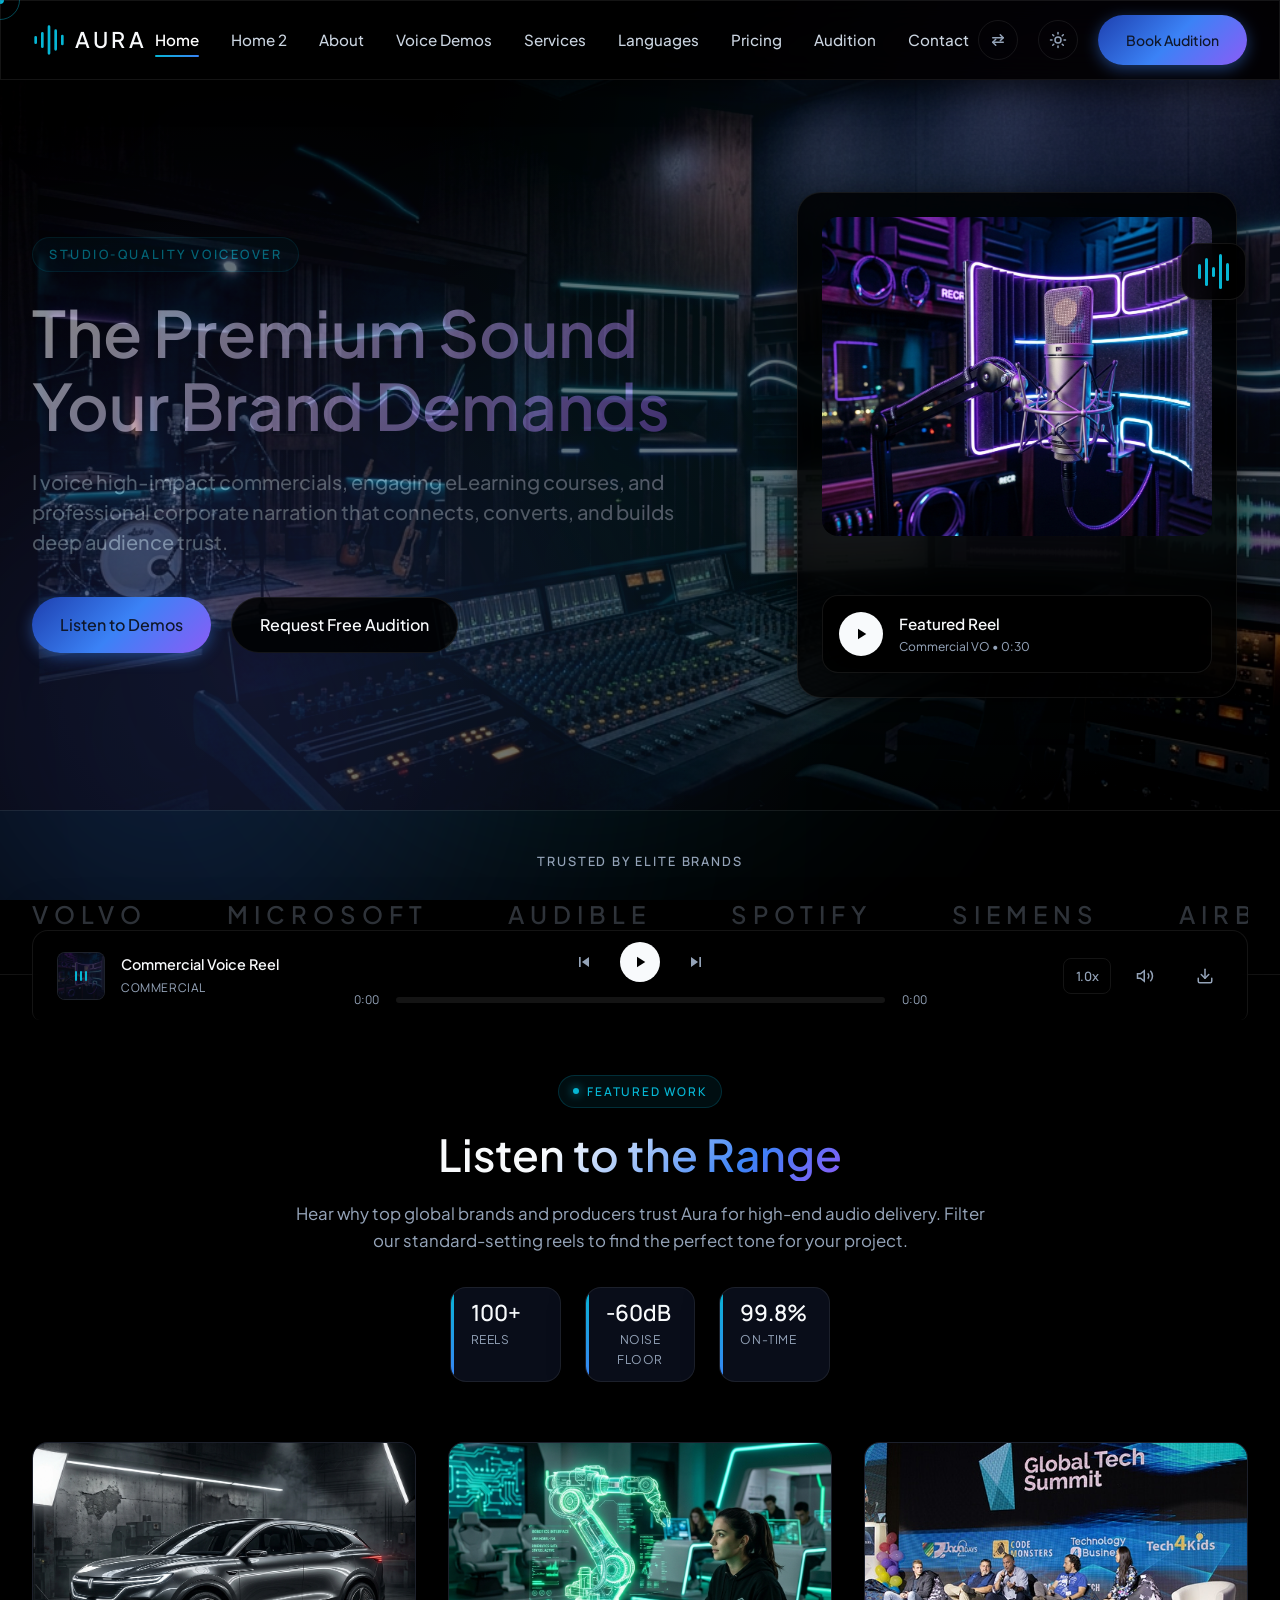
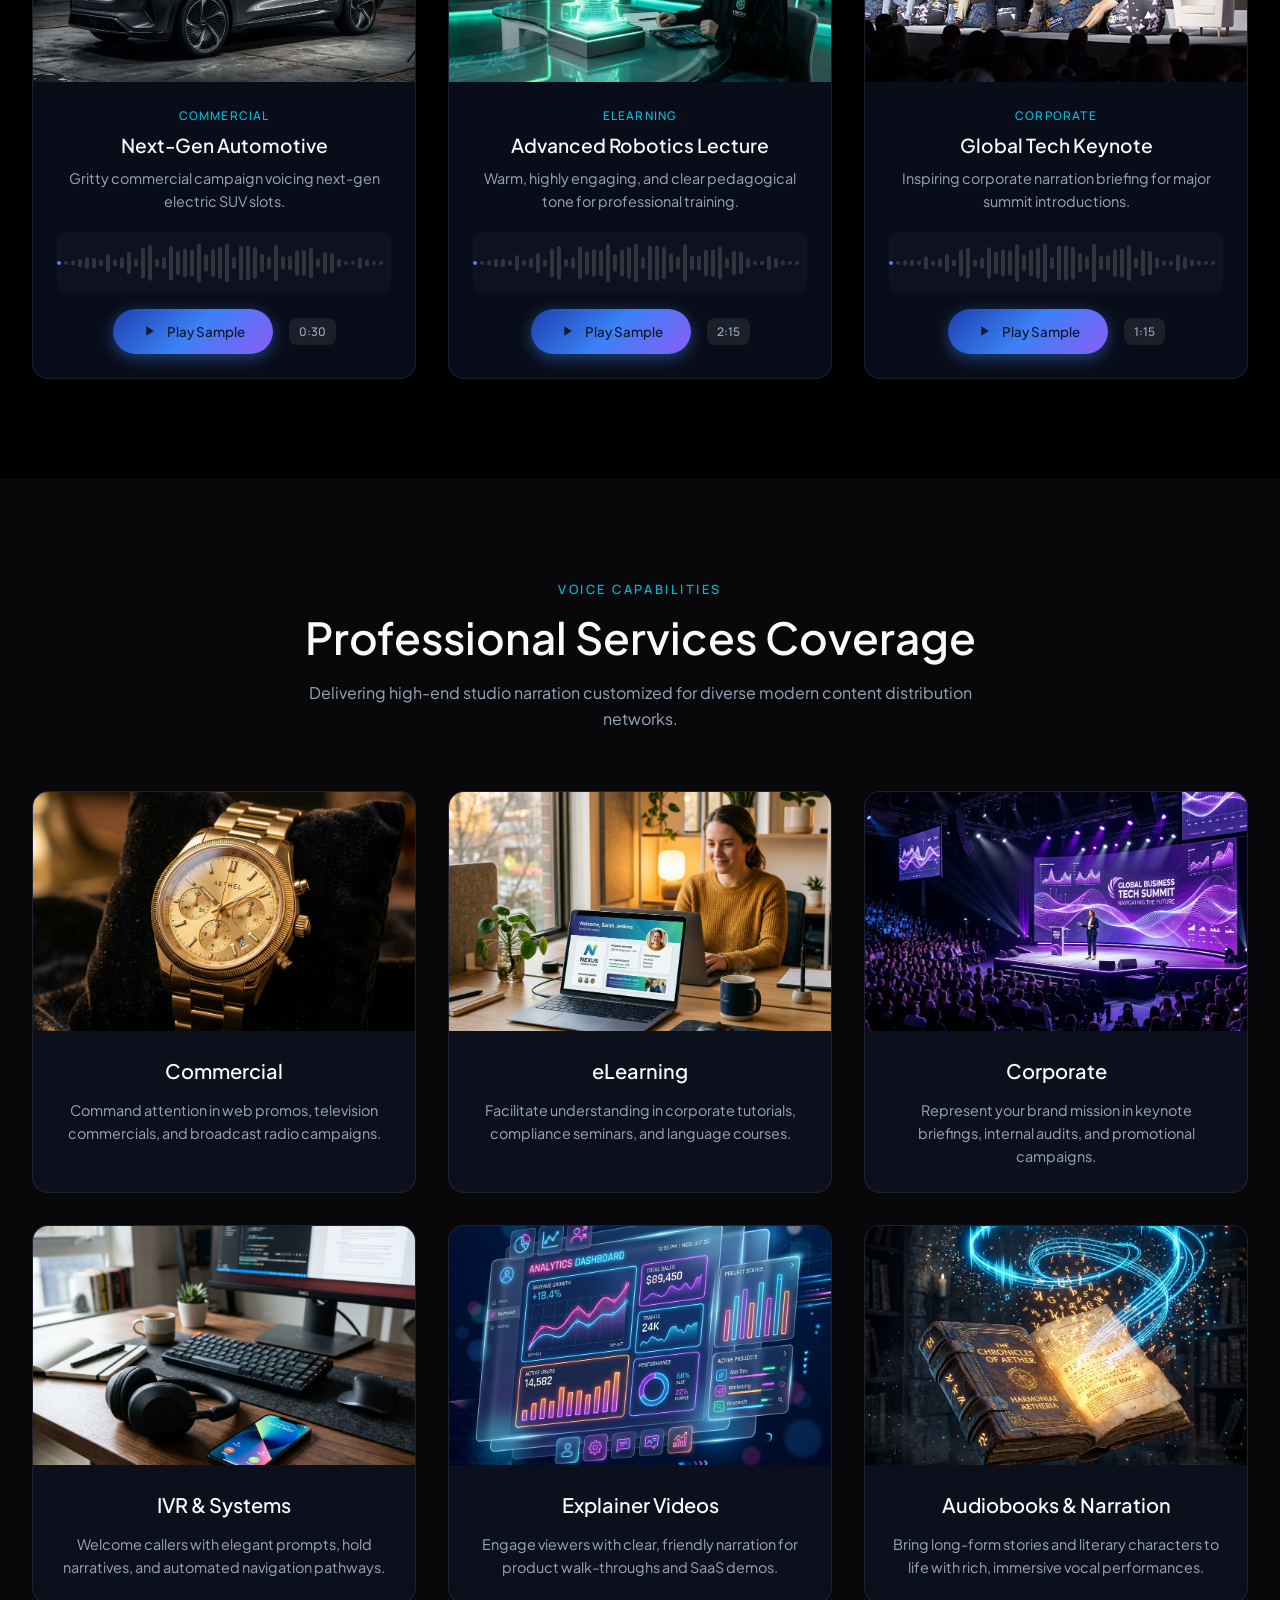
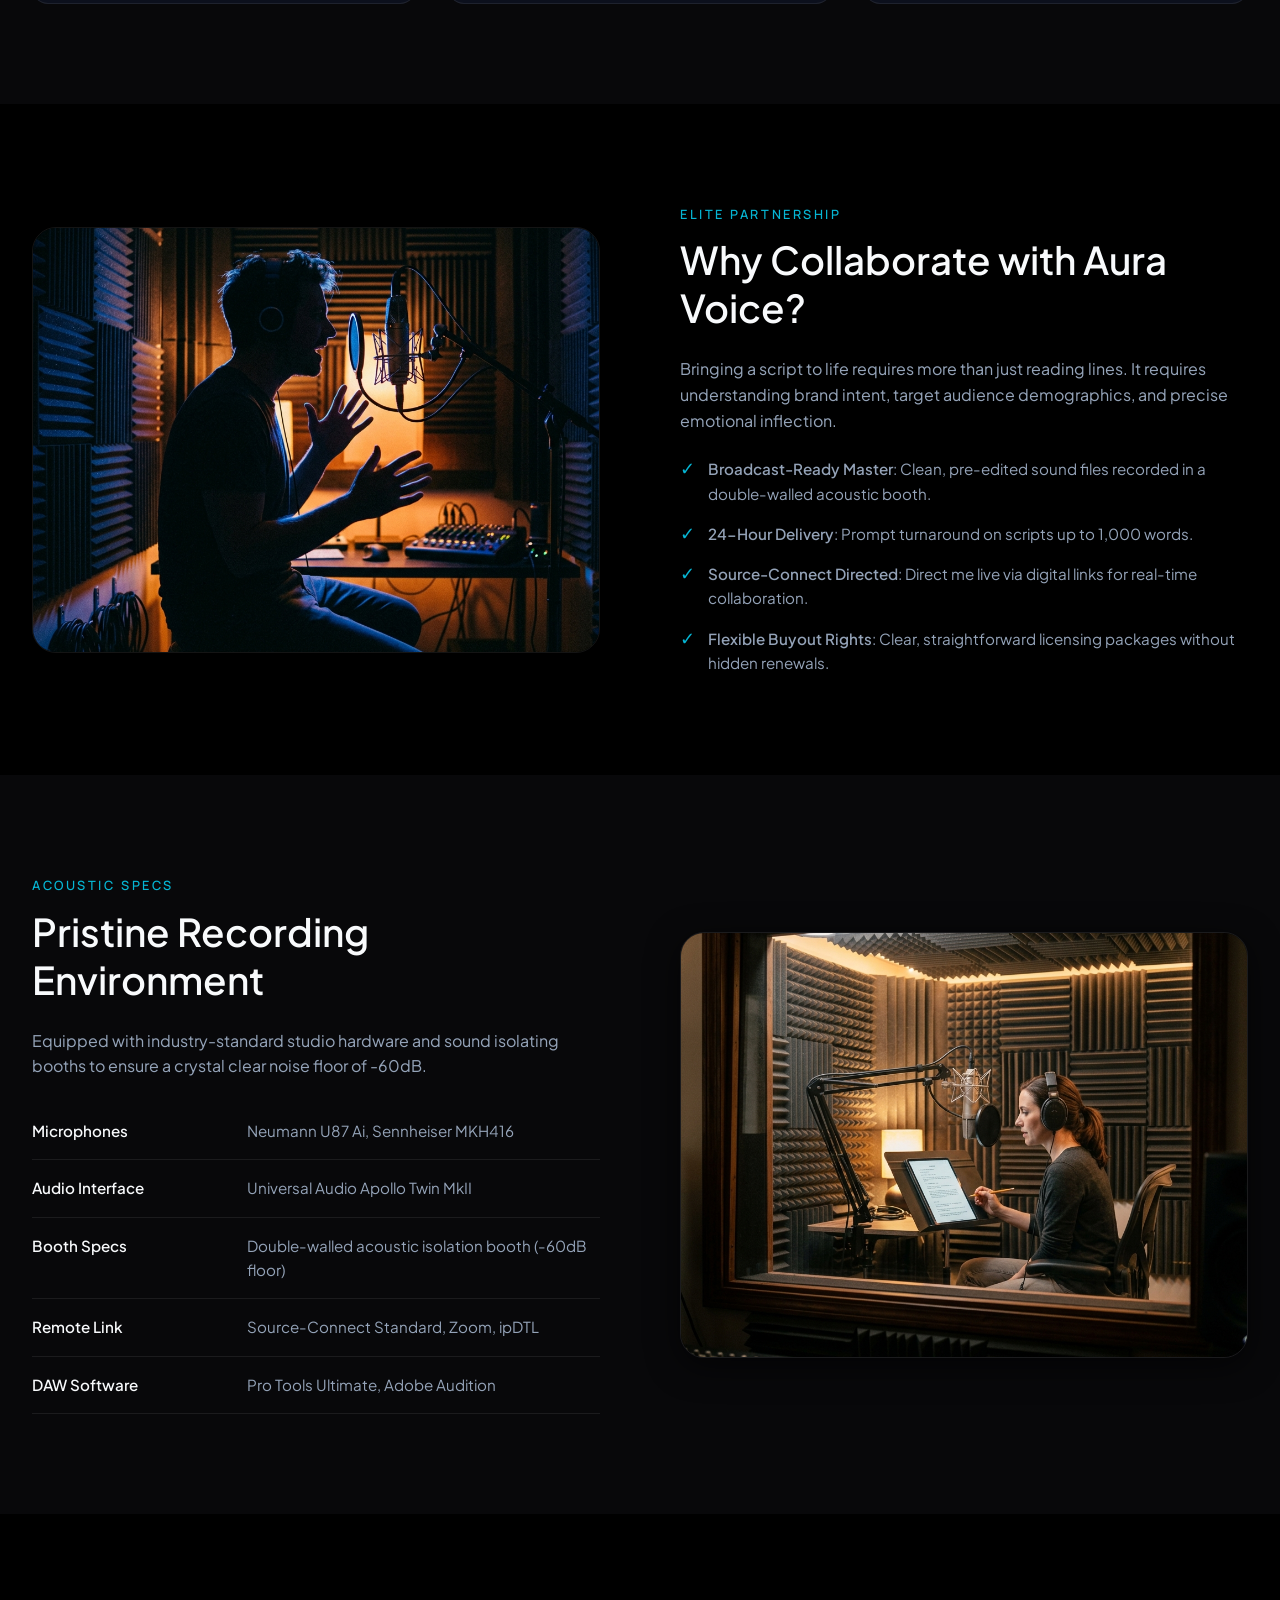
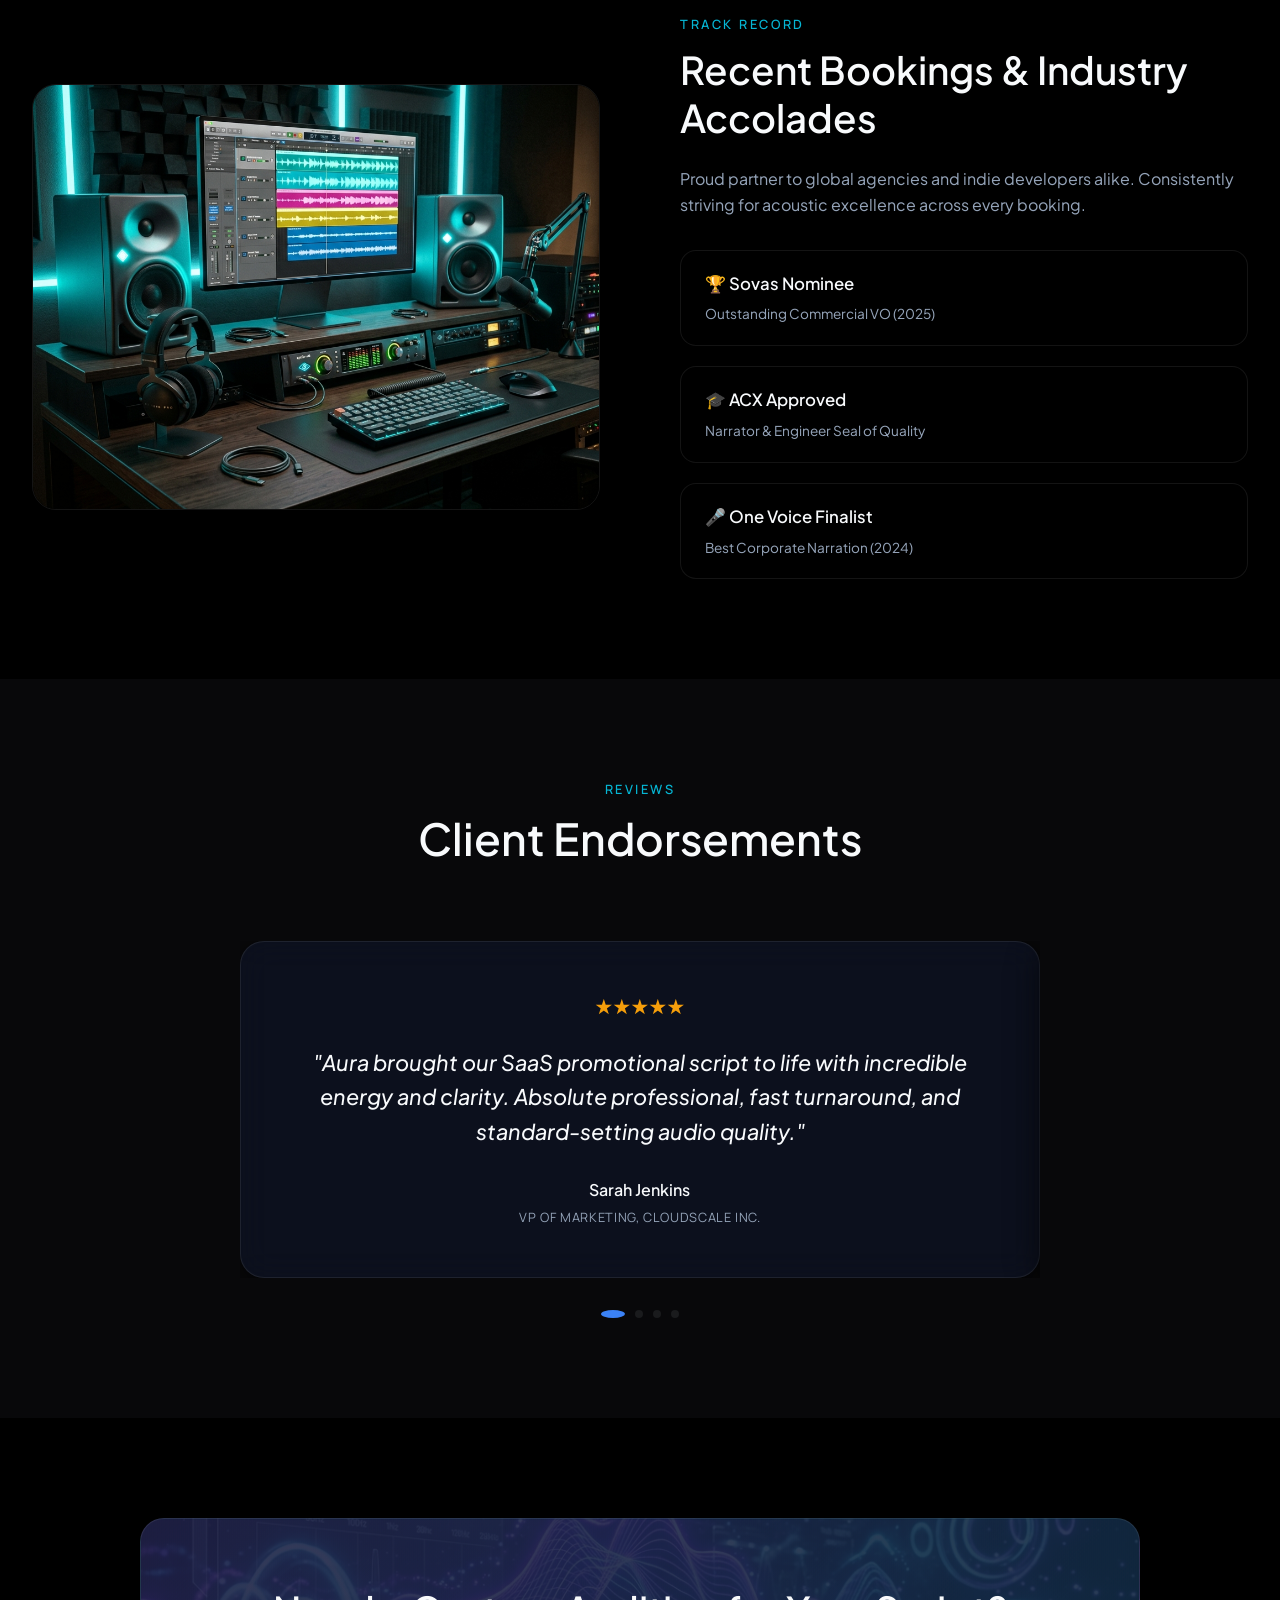
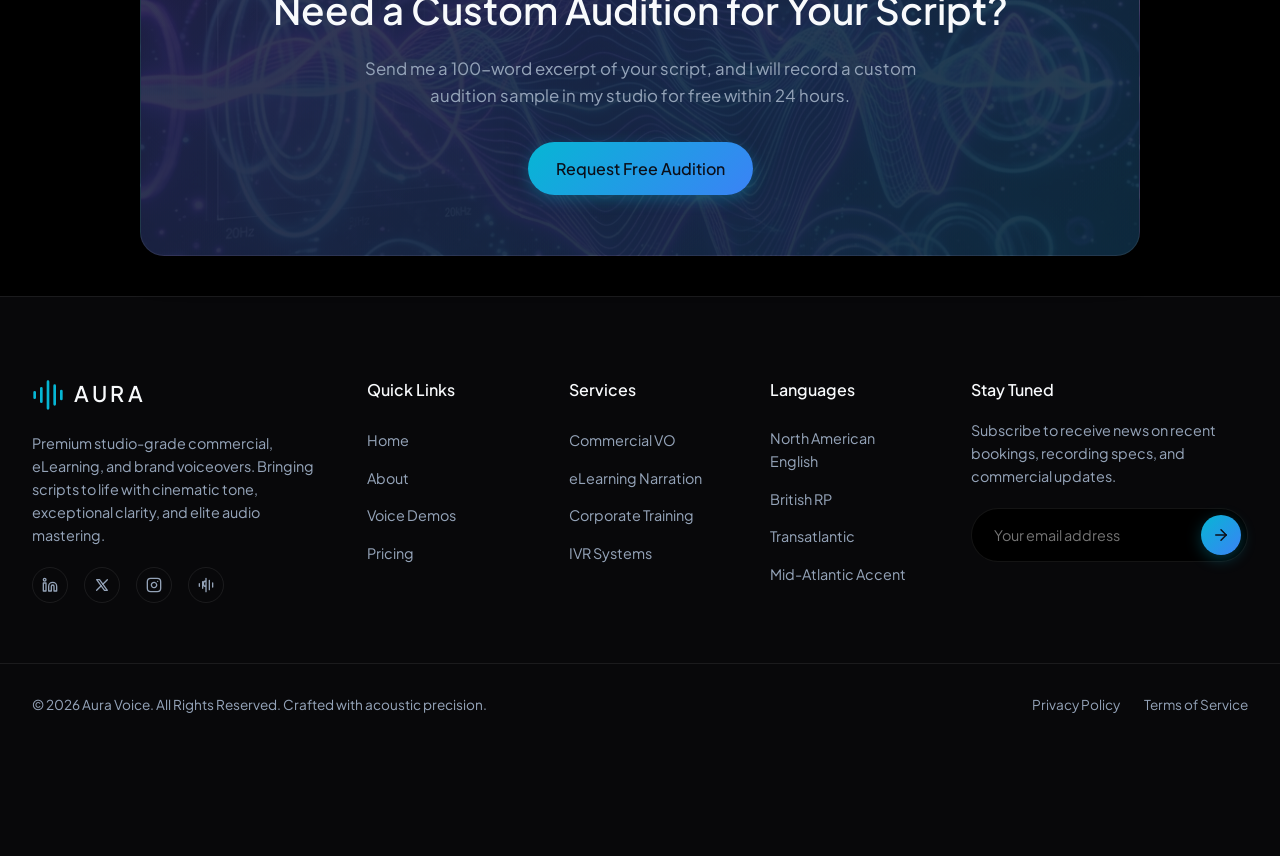
<file: index.html>
<!DOCTYPE html>
<html lang="en" data-theme="dark">

<head>
  <meta charset="UTF-8">
  <meta name="viewport" content="width=device-width, initial-scale=1.0">

  <!-- SEO Meta Tags -->
  <title>Aura Voice | Premium Voiceover Artist Portfolio (Commercial & eLearning)</title>
  <link rel="icon" type="image/png" href="favicon.png">
  <meta name="description"
    content="World-class premium voiceover portfolio of Aura Voice. Specializing in Commercial, Corporate Narration, eLearning, IVR, Explainer Videos, and Audiobooks. Studio-quality sound, fast delivery, and multiple accent capabilities.">
  <meta name="keywords"
    content="voiceover artist, commercial voice, elearning narration, corporate voiceover, audiobook reader, IVR voice, brand voice, voice actor, professional recording studio">

  <!-- Open Graph / Facebook -->
  <meta property="og:type" content="website">
  <meta property="og:title" content="Aura Voice | Premium Voiceover Artist Portfolio">
  <meta property="og:description"
    content="Discover world-class, studio-quality commercial and corporate voiceover narration. Fast turnaround, pristine acoustic delivery.">
  <meta property="og:image" content="assets/images/studio_mic.png">

  <!-- Twitter -->
  <meta property="twitter:card" content="summary_large_image">
  <meta property="twitter:title" content="Aura Voice | Premium Voiceover Artist Portfolio">
  <meta property="twitter:description"
    content="Discover world-class, studio-quality commercial and corporate voiceover narration. Fast turnaround, pristine acoustic delivery.">
  <meta property="twitter:image" content="assets/images/studio_mic.png">

  <!-- Google Fonts -->
  <link rel="preconnect" href="https://fonts.googleapis.com">
  <link rel="preconnect" href="https://fonts.gstatic.com" crossorigin>
  <link
    href="https://fonts.googleapis.com/css2?family=Plus+Jakarta+Sans:ital,wght@0,300;0,400;0,500;0,600;1,400&family=Manrope:wght@300;400;500;600&display=swap"
    rel="stylesheet">

  <!-- Stylesheets -->
  <link rel="stylesheet" href="css/main.css?v=2">
  <link rel="stylesheet" href="css/components.css?v=2">
  <link rel="stylesheet" href="css/views/home.css?v=2">
  <link rel="stylesheet" href="css/views/about.css?v=2">
  <link rel="stylesheet" href="css/views/demos.css?v=2">
  <link rel="stylesheet" href="css/views/services.css?v=2">
  <link rel="stylesheet" href="css/views/languages.css?v=2">
  <link rel="stylesheet" href="css/views/pricing.css?v=2">
  <link rel="stylesheet" href="css/views/audition.css?v=2">
  <link rel="stylesheet" href="css/views/contact.css?v=2">
</head>

<body>

  <!-- Custom Cursor -->
  <div class="custom-cursor" id="custom-cursor"></div>
  <div class="custom-cursor-glow" id="custom-cursor-glow"></div>

  <!-- Soundwave Loader Screen -->
  <div class="loading-screen" id="loading-screen">
    <div class="loader-content">
      <div class="loader-mic">
        <svg xmlns="http://www.w3.org/2000/svg" viewBox="0 0 24 24" fill="none" stroke="currentColor" stroke-width="1.5"
          stroke-linecap="round" stroke-linejoin="round">
          <path d="M12 2a3 3 0 0 0-3 3v7a3 3 0 0 0 6 0V5a3 3 0 0 0-3-3Z" />
          <path d="M19 10v1a7 7 0 0 1-14 0v-1" />
          <line x1="12" x2="12" y1="19" y2="22" />
        </svg>
      </div>
      <div class="loader-wave">
        <span class="bar"></span>
        <span class="bar"></span>
        <span class="bar"></span>
        <span class="bar"></span>
        <span class="bar"></span>
        <span class="bar"></span>
        <span class="bar"></span>
      </div>
      <p class="loader-text">Aura Voice Production</p>
    </div>
  </div>

  <!-- Background Decorative Aurora Blobs -->
  <div class="bg-blobs">
    <div class="blob blob-1"></div>
    <div class="blob blob-2"></div>
    <div class="blob blob-3"></div>
  </div>

  <!-- Global Header Navigation -->
  <header class="global-header frosted" id="global-header">
    <div class="nav-container">
      <a href="#home" class="brand-logo" id="brand-logo" aria-label="Aura Voice Home">
        <span class="logo-icon">
          <svg viewBox="0 0 24 24" fill="none" stroke="currentColor" stroke-width="2" stroke-linecap="round"
            stroke-linejoin="round">
            <path d="M12 2v20M17 5v14M22 9v6M7 7v10M2 10v4" />
          </svg>
        </span>
        <span class="logo-text">AURA</span>
      </a>

      <!-- Desktop Nav Menu -->
      <nav class="desktop-nav" aria-label="Main Navigation">
        <ul class="nav-list">
          <li><a href="#home" class="nav-link active" data-link="home">Home</a></li>
          <li><a href="#home2" class="nav-link" data-link="home2">Home 2</a></li>
          <li><a href="#about" class="nav-link" data-link="about">About</a></li>
          <li><a href="#demos" class="nav-link" data-link="demos">Voice Demos</a></li>
          <li><a href="#services" class="nav-link" data-link="services">Services</a></li>
          <li><a href="#languages" class="nav-link" data-link="languages">Languages</a></li>
          <li><a href="#pricing" class="nav-link" data-link="pricing">Pricing</a></li>
          <li><a href="#audition" class="nav-link" data-link="audition">Audition</a></li>
          <li><a href="#contact" class="nav-link" data-link="contact">Contact</a></li>
        </ul>
      </nav>

      <!-- Nav Right Controls -->
      <div class="nav-controls">
        <!-- RTL Toggle -->
        <button class="rtl-toggle-btn" id="rtl-toggle-btn" aria-label="Toggle text direction">
          <svg class="rtl-icon-ltr" xmlns="http://www.w3.org/2000/svg" viewBox="0 0 24 24" fill="none" stroke="currentColor" stroke-width="2" stroke-linecap="round" stroke-linejoin="round">
            <line x1="5" y1="9" x2="19" y2="9" stroke-linecap="round" />
            <polyline points="15 5 19 9 15 13" />
            <line x1="19" y1="15" x2="5" y2="15" stroke-linecap="round" />
            <polyline points="9 11 5 15 9 19" />
          </svg>
          <svg class="rtl-icon-rtl" xmlns="http://www.w3.org/2000/svg" viewBox="0 0 24 24" fill="none" stroke="currentColor" stroke-width="2" stroke-linecap="round" stroke-linejoin="round">
            <line x1="19" y1="9" x2="5" y2="9" stroke-linecap="round" />
            <polyline points="9 5 5 9 9 13" />
            <line x1="5" y1="15" x2="19" y2="15" stroke-linecap="round" />
            <polyline points="15 11 19 15 15 19" />
          </svg>
        </button>

        <!-- Theme Toggle -->
        <button class="theme-toggle-btn" id="theme-toggle-btn" aria-label="Toggle light and dark mode">
          <svg class="sun-icon" xmlns="http://www.w3.org/2000/svg" viewBox="0 0 24 24" fill="none" stroke="currentColor"
            stroke-width="2" stroke-linecap="round" stroke-linejoin="round">
            <circle cx="12" cy="12" r="4" />
            <path
              d="M12 2v2M12 20v2M4.93 4.93l1.41 1.41M17.66 17.66l1.41 1.41M2 12h2M20 12h2M6.34 17.66l-1.41 1.41M19.07 4.93l-1.41 1.41" />
          </svg>
          <svg class="moon-icon" xmlns="http://www.w3.org/2000/svg" viewBox="0 0 24 24" fill="none"
            stroke="currentColor" stroke-width="2" stroke-linecap="round" stroke-linejoin="round">
            <path d="M12 3a6 6 0 0 0 9 9 9 9 0 1 1-9-9Z" />
          </svg>
        </button>

        <!-- CTA Audition Button -->
        <a href="#audition" class="btn btn-primary btn-nav-cta">Book Audition</a>

        <!-- Hamburger Icon -->
        <button class="hamburger-menu" id="hamburger-menu" aria-label="Open mobile menu" aria-expanded="false"
          aria-controls="mobile-drawer">
          <span class="hamburger-line line-top"></span>
          <span class="hamburger-line line-mid"></span>
          <span class="hamburger-line line-bot"></span>
        </button>
      </div>
    </div>
  </header>

  <!-- Mobile Drawer Menu -->
  <div class="mobile-drawer frosted" id="mobile-drawer" role="dialog" aria-modal="true" aria-label="Mobile Navigation">
    <div class="drawer-header">
      <a href="#home" class="brand-logo mobile-logo">
        <span class="logo-icon">
          <svg viewBox="0 0 24 24" fill="none" stroke="currentColor" stroke-width="2" stroke-linecap="round"
            stroke-linejoin="round">
            <path d="M12 2v20M17 5v14M22 9v6M7 7v10M2 10v4" />
          </svg>
        </span>
        <span class="logo-text">AURA</span>
      </a>
      <button class="drawer-close" id="drawer-close" aria-label="Close mobile menu">
        <svg xmlns="http://www.w3.org/2000/svg" viewBox="0 0 24 24" fill="none" stroke="currentColor" stroke-width="2"
          stroke-linecap="round" stroke-linejoin="round">
          <line x1="18" y1="6" x2="6" y2="18" />
          <line x1="6" y1="6" x2="18" y2="18" />
        </svg>
      </button>
    </div>
    <nav class="mobile-nav" aria-label="Mobile Main Navigation">
      <ul class="mobile-nav-list">
        <li><a href="#home" class="mobile-nav-link" data-link="home">Home</a></li>
        <li><a href="#home2" class="mobile-nav-link" data-link="home2">Home 2</a></li>
        <li><a href="#about" class="mobile-nav-link" data-link="about">About</a></li>
        <li><a href="#demos" class="mobile-nav-link" data-link="demos">Voice Demos</a></li>
        <li><a href="#services" class="mobile-nav-link" data-link="services">Services</a></li>
        <li><a href="#languages" class="mobile-nav-link" data-link="languages">Languages & Accents</a></li>
        <li><a href="#pricing" class="mobile-nav-link" data-link="pricing">Pricing</a></li>
        <li><a href="#audition" class="mobile-nav-link" data-link="audition">Audition Request</a></li>
        <li><a href="#contact" class="mobile-nav-link" data-link="contact">Contact</a></li>
      </ul>
    </nav>
    <div class="drawer-footer">
      <a href="#audition" class="btn btn-primary w-full text-center">Request Free Audition</a>
      <div class="drawer-socials">
        <a href="#" aria-label="LinkedIn"><svg viewBox="0 0 24 24" fill="none" stroke="currentColor" stroke-width="2"
            class="social-icon">
            <path d="M16 8a6 6 0 0 1 6 6v7h-4v-7a2 2 0 0 0-2-2 2 2 0 0 0-2 2v7h-4v-7a6 6 0 0 1 6-6z" />
            <rect x="2" y="9" width="4" height="12" />
            <circle cx="4" cy="4" r="2" />
          </svg></a>
        <a href="#" aria-label="Twitter"><svg viewBox="0 0 24 24" fill="none" stroke="currentColor" stroke-width="2"
            class="social-icon">
            <path
              d="M23 3a10.9 10.9 0 0 1-3.14 1.53 4.48 4.48 0 0 0-7.86 3v1A10.66 10.66 0 0 1 3 4s-4 9 5 13a11.64 11.64 0 0 1-7 2c9 5 20 0 20-11.5a4.5 4.5 0 0 0-.08-.83A7.72 7.72 0 0 0 23 3z" />
          </svg></a>
        <a href="#" aria-label="Instagram"><svg viewBox="0 0 24 24" fill="none" stroke="currentColor" stroke-width="2"
            class="social-icon">
            <rect x="2" y="2" width="20" height="20" rx="5" ry="5" />
            <path d="M16 11.37A4 4 0 1 1 12.63 8 4 4 0 0 1 16 11.37z" />
            <line x1="17.5" y1="6.5" x2="17.51" y2="6.5" />
          </svg></a>
      </div>
    </div>
  </div>

  <!-- SPA Core Main Container (Views injected here) -->
  <main id="app-view" class="view-transition-container"></main>

  <!-- Global Footer -->
  <footer class="global-footer">
    <div class="footer-container">

      <!-- Footer Brand Info -->
      <div class="footer-brand">
        <a href="#home" class="brand-logo footer-logo">
          <span class="logo-icon">
            <svg viewBox="0 0 24 24" fill="none" stroke="currentColor" stroke-width="2" stroke-linecap="round"
              stroke-linejoin="round">
              <path d="M12 2v20M17 5v14M22 9v6M7 7v10M2 10v4" />
            </svg>
          </span>
          <span class="logo-text">AURA</span>
        </a>
        <p class="footer-desc">Premium studio-grade commercial, eLearning, and brand voiceovers. Bringing scripts to
          life with cinematic tone, exceptional clarity, and elite audio mastering.</p>

        <!-- Socials -->
        <div class="footer-socials">
          <a href="#" aria-label="LinkedIn" class="social-link">
            <svg viewBox="0 0 24 24" fill="none" stroke="currentColor" stroke-width="2" stroke-linecap="round"
              stroke-linejoin="round">
              <path d="M16 8a6 6 0 0 1 6 6v7h-4v-7a2 2 0 0 0-2-2 2 2 0 0 0-2 2v7h-4v-7a6 6 0 0 1 6-6z" />
              <rect x="2" y="9" width="4" height="12" />
              <circle cx="4" cy="4" r="2" />
            </svg>
          </a>
          <a href="#" aria-label="X (formerly Twitter)" class="social-link">
            <svg viewBox="0 0 24 24" fill="none" stroke="currentColor" stroke-width="2" stroke-linecap="round"
              stroke-linejoin="round">
              <path d="M4 4l11.733 16h4.267l-11.733 -16z" />
              <path d="M4 20l6.768 -6.768m2.46 -2.46l6.772 -6.772" />
            </svg>
          </a>
          <a href="#" aria-label="Instagram" class="social-link">
            <svg viewBox="0 0 24 24" fill="none" stroke="currentColor" stroke-width="2" stroke-linecap="round"
              stroke-linejoin="round">
              <rect x="2" y="2" width="20" height="20" rx="5" ry="5" />
              <path d="M16 11.37A4 4 0 1 1 12.63 8 4 4 0 0 1 16 11.37z" />
              <line x1="17.5" y1="6.5" x2="17.51" y2="6.5" />
            </svg>
          </a>
          <a href="#" aria-label="SoundCloud" class="social-link">
            <svg viewBox="0 0 24 24" fill="none" stroke="currentColor" stroke-width="2" stroke-linecap="round"
              stroke-linejoin="round">
              <path d="M12 2v20M17 5v14M22 9v6M7 7v10M2 10v4M12 6c-2 0-4 1.5-4 4s2 4 4 4" />
            </svg>
          </a>
        </div>
      </div>

      <div class="footer-col">
        <h3>Quick Links</h3>
        <ul>
          <li><a href="#home">Home</a></li>
          <li><a href="#about">About</a></li>
          <li><a href="#demos">Voice Demos</a></li>
          <li><a href="#pricing">Pricing</a></li>
        </ul>
      </div>
      <div class="footer-col">
        <h3>Services</h3>
        <ul>
          <li><a href="#services">Commercial VO</a></li>
          <li><a href="#services">eLearning Narration</a></li>
          <li><a href="#services">Corporate Training</a></li>
          <li><a href="#services">IVR Systems</a></li>
        </ul>
      </div>
      <div class="footer-col">
        <h3>Languages</h3>
        <ul>
          <li><a href="#languages">North American English</a></li>
          <li><a href="#languages">British RP</a></li>
          <li><a href="#languages">Transatlantic</a></li>
          <li><a href="#languages">Mid-Atlantic Accent</a></li>
        </ul>
      </div>

      <!-- Footer Newsletter -->
      <div class="footer-newsletter">
        <h3>Stay Tuned</h3>
        <p>Subscribe to receive news on recent bookings, recording specs, and commercial updates.</p>
        <form class="newsletter-form" id="newsletter-form" novalidate>
          <div class="form-group-inline">
            <input type="email" placeholder="Your email address" aria-label="Email address" required>
            <button type="submit" class="btn btn-accent btn-icon" aria-label="Subscribe">
              <svg viewBox="0 0 24 24" fill="none" stroke="currentColor" stroke-width="2" stroke-linecap="round"
                stroke-linejoin="round" class="btn-arrow">
                <line x1="5" y1="12" x2="19" y2="12" />
                <polyline points="12 5 19 12 12 19" />
              </svg>
            </button>
          </div>
          <span class="validation-message" id="newsletter-validation"></span>
        </form>
      </div>
    </div>

    <!-- Footer Copyright -->
    <div class="footer-bottom">
      <p>&copy; 2026 Aura Voice. All Rights Reserved. Crafted with acoustic precision.</p>
      <div class="footer-bottom-links">
        <a href="#">Privacy Policy</a>
        <a href="#">Terms of Service</a>
      </div>
    </div>
  </footer>

  <!-- Persistent Global Audio Player -->
  <div class="global-audio-player frosted" id="global-audio-player">

    <!-- Left: Track Details -->
    <div class="player-track-info">
      <div class="player-cover">
        <img id="player-track-image" src="assets/images/studio_mic.png" alt="Cover Art">
        <div class="sound-wave-mini playing" id="player-mini-wave">
          <span></span><span></span><span></span>
        </div>
      </div>
      <div class="player-metadata">
        <h4 id="player-track-title">Commercial Voice Reel</h4>
        <p id="player-track-category">Commercial</p>
      </div>
    </div>

    <!-- Center: Playback Controls & Wave Visualizer -->
    <div class="player-controls-container">
      <div class="player-action-buttons">
        <button id="player-btn-prev" class="btn-player-icon" aria-label="Previous Demo">
          <svg viewBox="0 0 24 24" fill="currentColor">
            <path d="M6 6h2v12H6zm3.5 6l8.5 6V6z" />
          </svg>
        </button>
        <button id="player-btn-play" class="btn-player-play" aria-label="Play">
          <svg class="play-svg" viewBox="0 0 24 24" fill="currentColor">
            <path d="M8 5v14l11-7z" />
          </svg>
          <svg class="pause-svg hidden" viewBox="0 0 24 24" fill="currentColor">
            <path d="M6 19h4V5H6v14zm8-14v14h4V5h-4z" />
          </svg>
        </button>
        <button id="player-btn-next" class="btn-player-icon" aria-label="Next Demo">
          <svg viewBox="0 0 24 24" fill="currentColor">
            <path d="M6 18l8.5-6L6 6v12zM16 6v12h2V6h-2z" />
          </svg>
        </button>
      </div>

      <!-- Audio Progress and Real-time Frequency Spectrum Visualizer -->
      <div class="player-progress-area">
        <span class="player-time" id="player-time-current">0:00</span>
        <div class="player-timeline" id="player-timeline">
          <div class="player-progress-bar" id="player-progress-bar">
            <div class="player-progress-handle"></div>
          </div>
          <!-- Canvas Web Audio Spectrum Visualizer background overlay -->
          <canvas class="player-analyzer-canvas" id="player-analyzer-canvas"></canvas>
        </div>
        <span class="player-time" id="player-time-duration">0:00</span>
      </div>
    </div>

    <!-- Right: Options (Speed, Volume, Download) -->
    <div class="player-options-container">

      <!-- Speed selector -->
      <div class="player-speed-control">
        <button id="player-speed-btn" class="player-opt-btn" aria-label="Playback speed">1.0x</button>
        <div class="player-speed-dropdown frosted hidden" id="player-speed-dropdown">
          <button data-speed="0.75">0.75x</button>
          <button data-speed="1.0" class="active">1.0x</button>
          <button data-speed="1.25">1.25x</button>
          <button data-speed="1.5">1.5x</button>
          <button data-speed="2.0">2.0x</button>
        </div>
      </div>

      <!-- Volume -->
      <div class="player-volume-control">
        <button id="player-volume-btn" class="player-opt-btn" aria-label="Mute/Unmute">
          <svg class="vol-icon-high" viewBox="0 0 24 24" fill="none" stroke="currentColor" stroke-width="2">
            <polygon points="11 5 6 9 2 9 2 15 6 15 11 19 11 5" />
            <path d="M19.07 4.93a10 10 0 0 1 0 14.14M15.54 8.46a5 5 0 0 1 0 7.07" />
          </svg>
          <svg class="vol-icon-mute hidden" viewBox="0 0 24 24" fill="none" stroke="currentColor" stroke-width="2">
            <polygon points="11 5 6 9 2 9 2 15 6 15 11 19 11 5" />
            <line x1="23" y1="9" x2="17" y2="15" />
            <line x1="17" y1="9" x2="23" y2="15" />
          </svg>
        </button>
        <div class="player-volume-slider-wrapper">
          <input type="range" id="player-volume-slider" min="0" max="1" step="0.05" value="0.8"
            aria-label="Volume slider">
        </div>
      </div>

      <!-- Download button -->
      <a href="#" id="player-download-btn" class="player-opt-btn" download aria-label="Download current demo">
        <svg viewBox="0 0 24 24" fill="none" stroke="currentColor" stroke-width="2" stroke-linecap="round"
          stroke-linejoin="round">
          <path d="M21 15v4a2 2 0 0 1-2 2H5a2 2 0 0 1-2-2v-4" />
          <polyline points="7 10 12 15 17 10" />
          <line x1="12" y1="15" x2="12" y2="3" />
        </svg>
      </a>
    </div>

  </div>

  <!-- Audio Node (Hidden HTML5 Audio element) -->
  <audio id="global-html5-audio" preload="auto"></audio>

  <!-- Floating Scroll to Top Button -->
  <button class="scroll-top-btn" id="scroll-top-btn" aria-label="Scroll to top">
    <svg xmlns="http://www.w3.org/2000/svg" viewBox="0 0 24 24" fill="none" stroke="currentColor" stroke-width="2.5"
      stroke-linecap="round" stroke-linejoin="round">
      <polyline points="18 15 12 9 6 15"></polyline>
    </svg>
  </button>

  <!-- Notification Popup (for form submission, actions) -->
  <div class="notification-toast frosted" id="notification-toast">
    <div class="toast-content">
      <div class="toast-icon">
        <svg viewBox="0 0 24 24" fill="none" stroke="currentColor" stroke-width="2">
          <polyline points="20 6 9 17 4 12" />
        </svg>
      </div>
      <p class="toast-message">Success message here</p>
    </div>
  </div>

  <!-- App Core JavaScripts -->
  <script src="js/data.js"></script>
  <script src="js/audio.js"></script>
  <script src="js/views.js"></script>
  <script src="js/router.js"></script>
  <script src="js/app.js"></script>
</body>

</html>
</file>
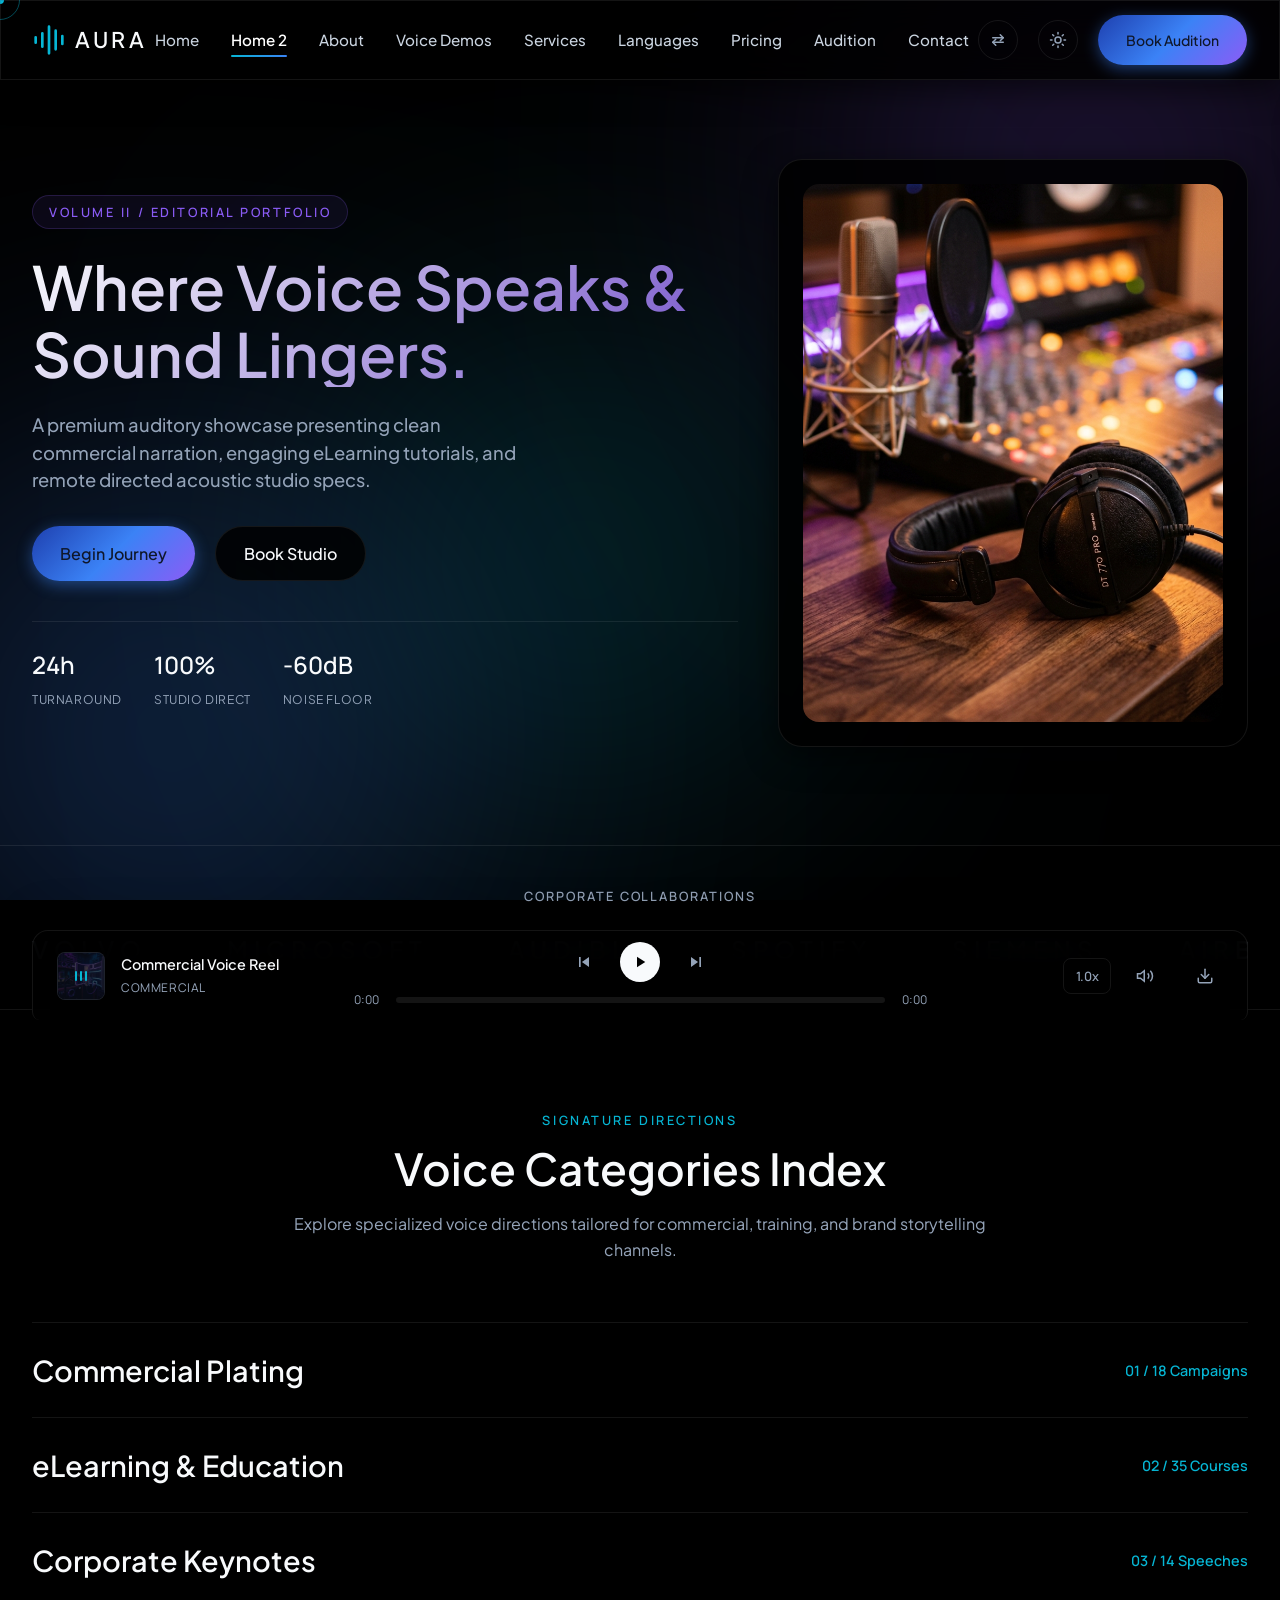
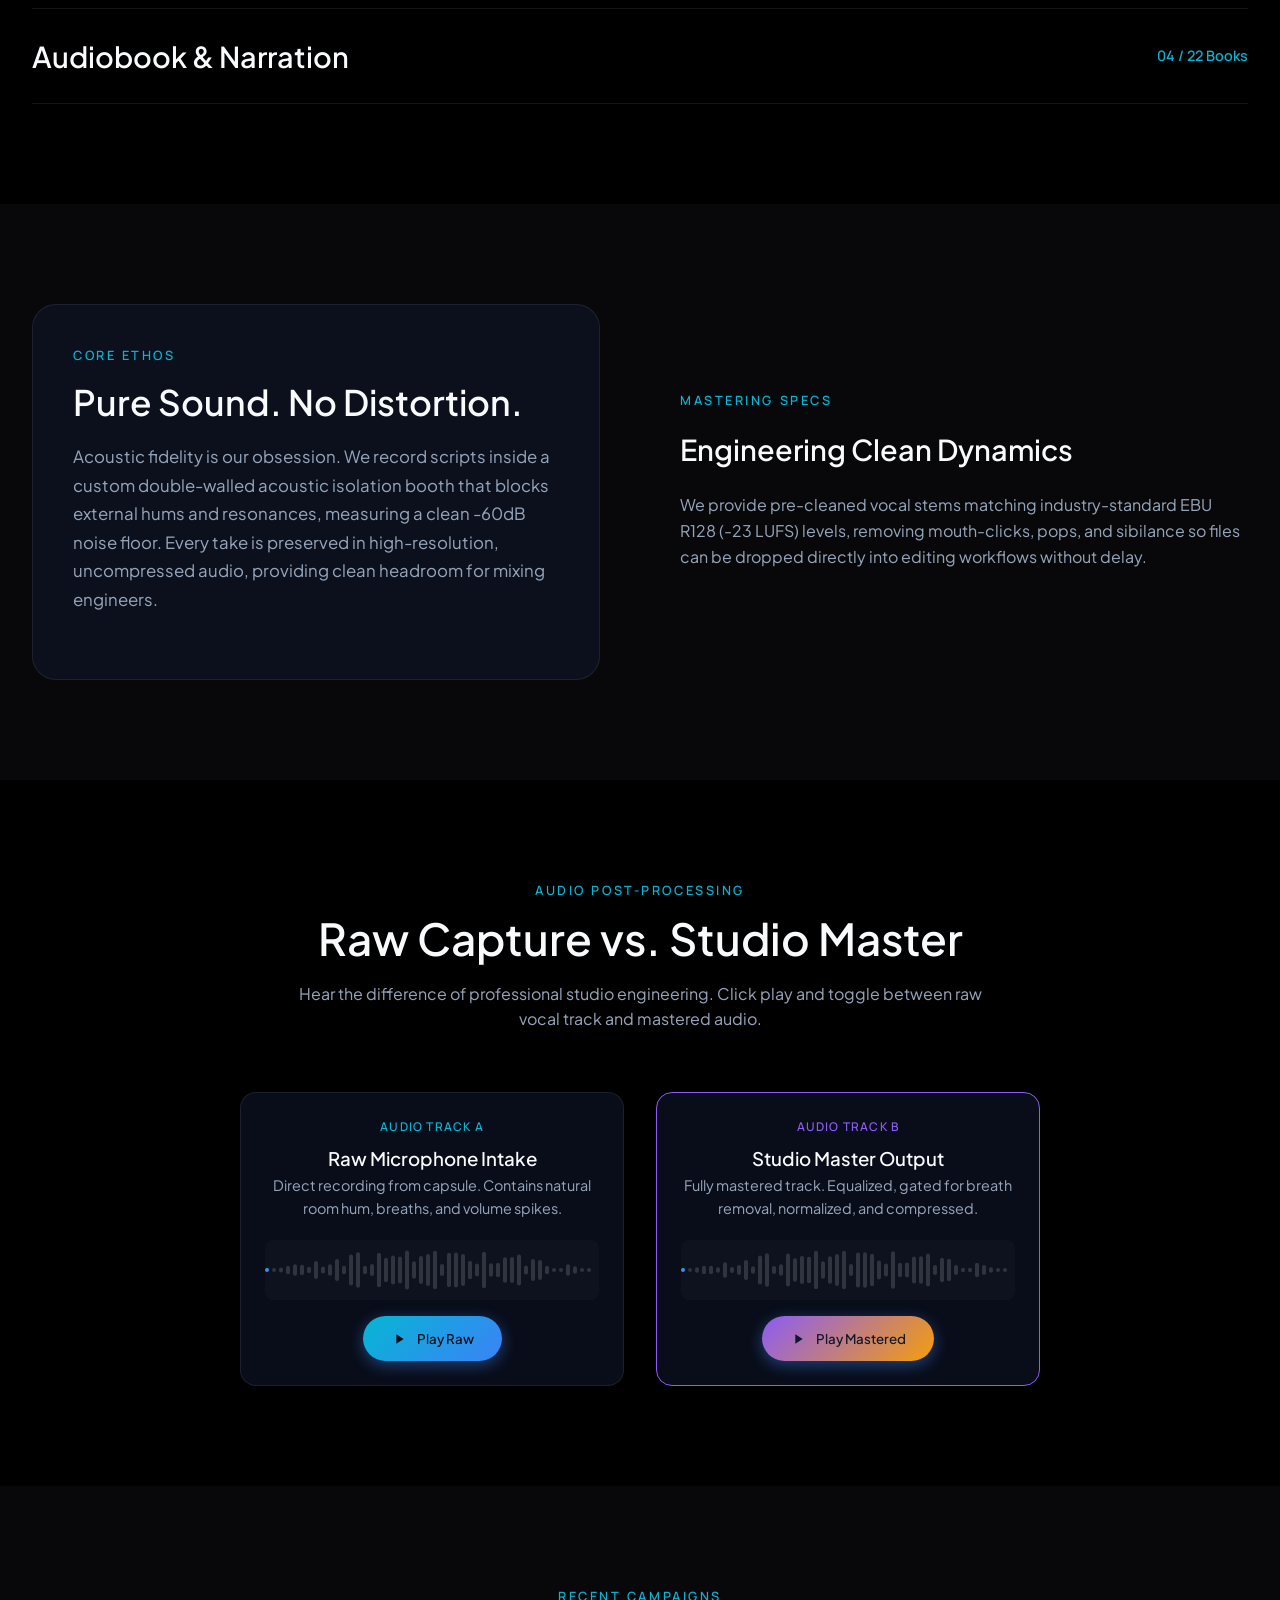
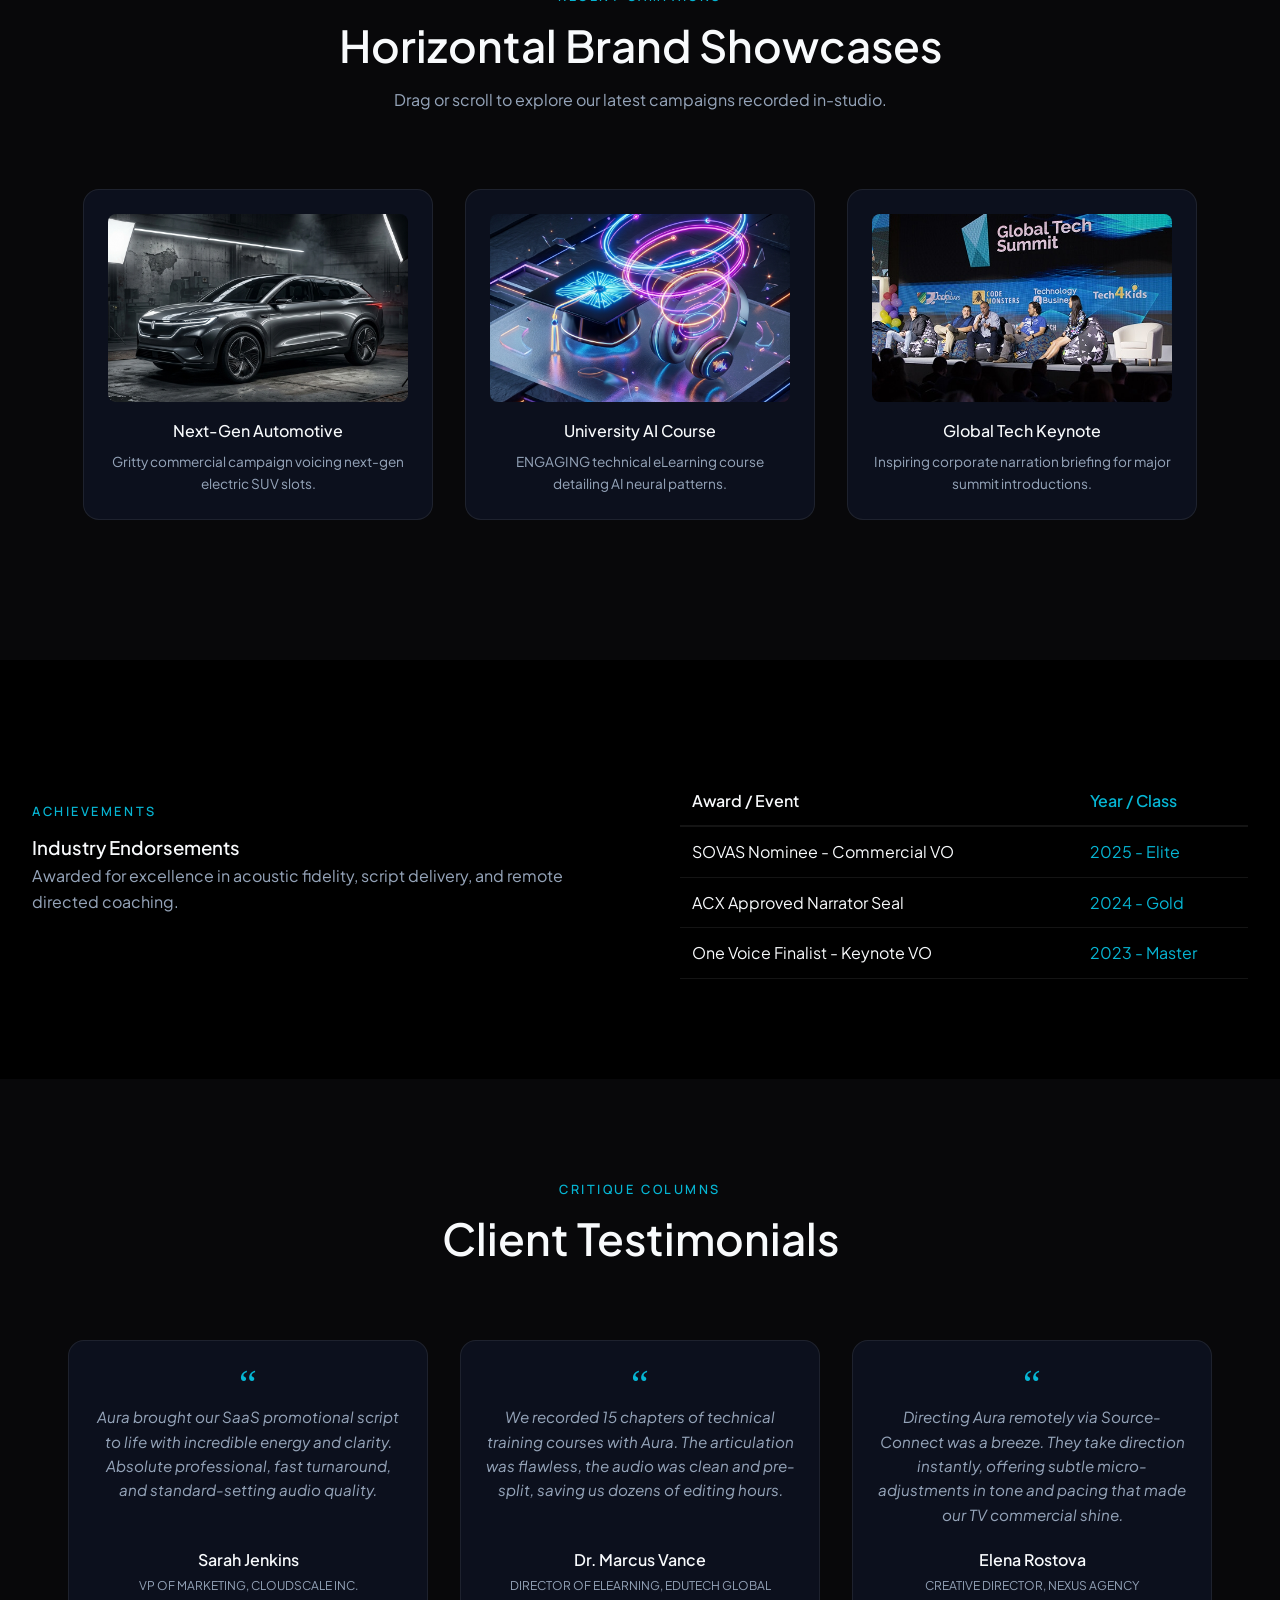
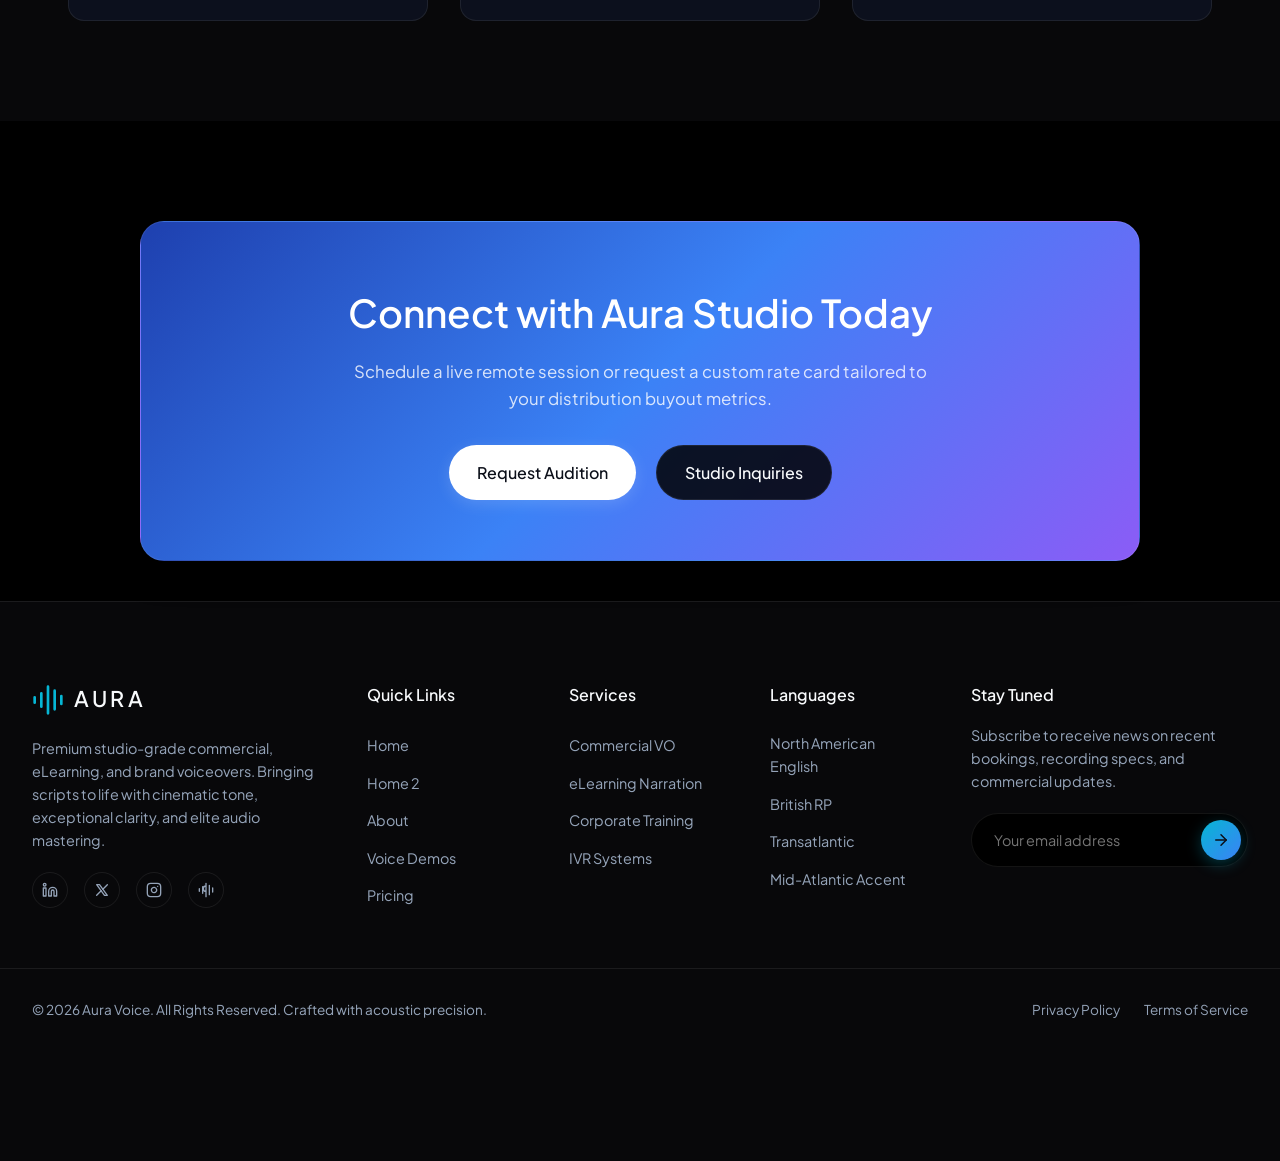
<file: home-2.html>
<!DOCTYPE html>
<html lang="en" data-theme="dark">

<head>
  <meta charset="UTF-8">
  <meta name="viewport" content="width=device-width, initial-scale=1.0">

  <!-- SEO Meta Tags -->
  <title>Aura Voice | Premium Voiceover Artist Portfolio (Commercial & eLearning)</title>
  <link rel="icon" type="image/png" href="favicon.png">
  <meta name="description"
    content="World-class premium voiceover portfolio of Aura Voice. Specializing in Commercial, Corporate Narration, eLearning, IVR, Explainer Videos, and Audiobooks. Studio-quality sound, fast delivery, and multiple accent capabilities.">
  <meta name="keywords"
    content="voiceover artist, commercial voice, elearning narration, corporate voiceover, audiobook reader, IVR voice, brand voice, voice actor, professional recording studio">

  <!-- Open Graph / Facebook -->
  <meta property="og:type" content="website">
  <meta property="og:title" content="Aura Voice | Premium Voiceover Artist Portfolio">
  <meta property="og:description"
    content="Discover world-class, studio-quality commercial and corporate voiceover narration. Fast turnaround, pristine acoustic delivery.">
  <meta property="og:image" content="assets/images/studio_mic.png">

  <!-- Twitter -->
  <meta property="twitter:card" content="summary_large_image">
  <meta property="twitter:title" content="Aura Voice | Premium Voiceover Artist Portfolio">
  <meta property="twitter:description"
    content="Discover world-class, studio-quality commercial and corporate voiceover narration. Fast turnaround, pristine acoustic delivery.">
  <meta property="twitter:image" content="assets/images/studio_mic.png">

  <!-- Google Fonts -->
  <link rel="preconnect" href="https://fonts.googleapis.com">
  <link rel="preconnect" href="https://fonts.gstatic.com" crossorigin>
  <link
    href="https://fonts.googleapis.com/css2?family=Plus+Jakarta+Sans:ital,wght@0,300;0,400;0,500;0,600;1,400&family=Manrope:wght@300;400;500;600&display=swap"
    rel="stylesheet">

  <!-- Stylesheets -->
  <link rel="stylesheet" href="css/main.css?v=2">
  <link rel="stylesheet" href="css/components.css?v=2">
  <link rel="stylesheet" href="css/views/home.css?v=2">
  <link rel="stylesheet" href="css/views/about.css?v=2">
  <link rel="stylesheet" href="css/views/demos.css?v=2">
  <link rel="stylesheet" href="css/views/services.css?v=2">
  <link rel="stylesheet" href="css/views/languages.css?v=2">
  <link rel="stylesheet" href="css/views/pricing.css?v=2">
  <link rel="stylesheet" href="css/views/audition.css?v=2">
  <link rel="stylesheet" href="css/views/contact.css?v=2">
</head>

<body>

  <!-- Custom Cursor -->
  <div class="custom-cursor" id="custom-cursor"></div>
  <div class="custom-cursor-glow" id="custom-cursor-glow"></div>

  <!-- Soundwave Loader Screen -->
  <div class="loading-screen" id="loading-screen">
    <div class="loader-content">
      <div class="loader-mic">
        <svg xmlns="http://www.w3.org/2000/svg" viewBox="0 0 24 24" fill="none" stroke="currentColor" stroke-width="1.5"
          stroke-linecap="round" stroke-linejoin="round">
          <path d="M12 2a3 3 0 0 0-3 3v7a3 3 0 0 0 6 0V5a3 3 0 0 0-3-3Z" />
          <path d="M19 10v1a7 7 0 0 1-14 0v-1" />
          <line x1="12" x2="12" y1="19" y2="22" />
        </svg>
      </div>
      <div class="loader-wave">
        <span class="bar"></span>
        <span class="bar"></span>
        <span class="bar"></span>
        <span class="bar"></span>
        <span class="bar"></span>
        <span class="bar"></span>
        <span class="bar"></span>
      </div>
      <p class="loader-text">Aura Voice Production</p>
    </div>
  </div>

  <!-- Background Decorative Aurora Blobs -->
  <div class="bg-blobs">
    <div class="blob blob-1"></div>
    <div class="blob blob-2"></div>
    <div class="blob blob-3"></div>
  </div>

  <!-- Global Header Navigation -->
  <header class="global-header frosted" id="global-header">
    <div class="nav-container">
      <a href="#home" class="brand-logo" id="brand-logo" aria-label="Aura Voice Home">
        <span class="logo-icon">
          <svg viewBox="0 0 24 24" fill="none" stroke="currentColor" stroke-width="2" stroke-linecap="round"
            stroke-linejoin="round">
            <path d="M12 2v20M17 5v14M22 9v6M7 7v10M2 10v4" />
          </svg>
        </span>
        <span class="logo-text">AURA</span>
      </a>

      <!-- Desktop Nav Menu -->
      <nav class="desktop-nav" aria-label="Main Navigation">
        <ul class="nav-list">
          <li><a href="#home" class="nav-link" data-link="home">Home</a></li>
          <li><a href="#home2" class="nav-link active" data-link="home2">Home 2</a></li>
          <li><a href="#about" class="nav-link" data-link="about">About</a></li>
          <li><a href="#demos" class="nav-link" data-link="demos">Voice Demos</a></li>
          <li><a href="#services" class="nav-link" data-link="services">Services</a></li>
          <li><a href="#languages" class="nav-link" data-link="languages">Languages</a></li>
          <li><a href="#pricing" class="nav-link" data-link="pricing">Pricing</a></li>
          <li><a href="#audition" class="nav-link" data-link="audition">Audition</a></li>
          <li><a href="#contact" class="nav-link" data-link="contact">Contact</a></li>
        </ul>
      </nav>

      <!-- Nav Right Controls -->
      <div class="nav-controls">
        <!-- RTL Toggle -->
        <button class="rtl-toggle-btn" id="rtl-toggle-btn" aria-label="Toggle text direction">
          <svg class="rtl-icon-ltr" xmlns="http://www.w3.org/2000/svg" viewBox="0 0 24 24" fill="none" stroke="currentColor" stroke-width="2" stroke-linecap="round" stroke-linejoin="round">
            <line x1="5" y1="9" x2="19" y2="9" stroke-linecap="round" />
            <polyline points="15 5 19 9 15 13" />
            <line x1="19" y1="15" x2="5" y2="15" stroke-linecap="round" />
            <polyline points="9 11 5 15 9 19" />
          </svg>
          <svg class="rtl-icon-rtl" xmlns="http://www.w3.org/2000/svg" viewBox="0 0 24 24" fill="none" stroke="currentColor" stroke-width="2" stroke-linecap="round" stroke-linejoin="round">
            <line x1="19" y1="9" x2="5" y2="9" stroke-linecap="round" />
            <polyline points="9 5 5 9 9 13" />
            <line x1="5" y1="15" x2="19" y2="15" stroke-linecap="round" />
            <polyline points="15 11 19 15 15 19" />
          </svg>
        </button>

        <!-- Theme Toggle -->
        <button class="theme-toggle-btn" id="theme-toggle-btn" aria-label="Toggle light and dark mode">
          <svg class="sun-icon" xmlns="http://www.w3.org/2000/svg" viewBox="0 0 24 24" fill="none" stroke="currentColor"
            stroke-width="2" stroke-linecap="round" stroke-linejoin="round">
            <circle cx="12" cy="12" r="4" />
            <path
              d="M12 2v2M12 20v2M4.93 4.93l1.41 1.41M17.66 17.66l1.41 1.41M2 12h2M20 12h2M6.34 17.66l-1.41 1.41M19.07 4.93l-1.41 1.41" />
          </svg>
          <svg class="moon-icon" xmlns="http://www.w3.org/2000/svg" viewBox="0 0 24 24" fill="none"
            stroke="currentColor" stroke-width="2" stroke-linecap="round" stroke-linejoin="round">
            <path d="M12 3a6 6 0 0 0 9 9 9 9 0 1 1-9-9Z" />
          </svg>
        </button>

        <!-- CTA Audition Button -->
        <a href="#audition" class="btn btn-primary btn-nav-cta">Book Audition</a>

        <!-- Hamburger Icon -->
        <button class="hamburger-menu" id="hamburger-menu" aria-label="Open mobile menu" aria-expanded="false"
          aria-controls="mobile-drawer">
          <span class="hamburger-line line-top"></span>
          <span class="hamburger-line line-mid"></span>
          <span class="hamburger-line line-bot"></span>
        </button>
      </div>
    </div>
  </header>

  <!-- Mobile Drawer Menu -->
  <div class="mobile-drawer frosted" id="mobile-drawer" role="dialog" aria-modal="true" aria-label="Mobile Navigation">
    <div class="drawer-header">
      <a href="#home" class="brand-logo mobile-logo">
        <span class="logo-icon">
          <svg viewBox="0 0 24 24" fill="none" stroke="currentColor" stroke-width="2" stroke-linecap="round"
            stroke-linejoin="round">
            <path d="M12 2v20M17 5v14M22 9v6M7 7v10M2 10v4" />
          </svg>
        </span>
        <span class="logo-text">AURA</span>
      </a>
      <button class="drawer-close" id="drawer-close" aria-label="Close mobile menu">
        <svg xmlns="http://www.w3.org/2000/svg" viewBox="0 0 24 24" fill="none" stroke="currentColor" stroke-width="2"
          stroke-linecap="round" stroke-linejoin="round">
          <line x1="18" y1="6" x2="6" y2="18" />
          <line x1="6" y1="6" x2="18" y2="18" />
        </svg>
      </button>
    </div>
    <nav class="mobile-nav" aria-label="Mobile Main Navigation">
      <ul class="mobile-nav-list">
        <li><a href="#home" class="mobile-nav-link" data-link="home">Home</a></li>
        <li><a href="#home2" class="mobile-nav-link active" data-link="home2">Home 2</a></li>
        <li><a href="#about" class="mobile-nav-link" data-link="about">About</a></li>
        <li><a href="#demos" class="mobile-nav-link" data-link="demos">Voice Demos</a></li>
        <li><a href="#services" class="mobile-nav-link" data-link="services">Services</a></li>
        <li><a href="#languages" class="mobile-nav-link" data-link="languages">Languages & Accents</a></li>
        <li><a href="#pricing" class="mobile-nav-link" data-link="pricing">Pricing</a></li>
        <li><a href="#audition" class="mobile-nav-link" data-link="audition">Audition Request</a></li>
        <li><a href="#contact" class="mobile-nav-link" data-link="contact">Contact</a></li>
      </ul>
    </nav>
    <div class="drawer-footer">
      <a href="#audition" class="btn btn-primary w-full text-center">Request Free Audition</a>
      <div class="drawer-socials">
        <a href="#" aria-label="LinkedIn"><svg viewBox="0 0 24 24" fill="none" stroke="currentColor" stroke-width="2"
            class="social-icon">
            <path d="M16 8a6 6 0 0 1 6 6v7h-4v-7a2 2 0 0 0-2-2 2 2 0 0 0-2 2v7h-4v-7a6 6 0 0 1 6-6z" />
            <rect x="2" y="9" width="4" height="12" />
            <circle cx="4" cy="4" r="2" />
          </svg></a>
        <a href="#" aria-label="Twitter"><svg viewBox="0 0 24 24" fill="none" stroke="currentColor" stroke-width="2"
            class="social-icon">
            <path
              d="M23 3a10.9 10.9 0 0 1-3.14 1.53 4.48 4.48 0 0 0-7.86 3v1A10.66 10.66 0 0 1 3 4s-4 9 5 13a11.64 11.64 0 0 1-7 2c9 5 20 0 20-11.5a4.5 4.5 0 0 0-.08-.83A7.72 7.72 0 0 0 23 3z" />
          </svg></a>
        <a href="#" aria-label="Instagram"><svg viewBox="0 0 24 24" fill="none" stroke="currentColor" stroke-width="2"
            class="social-icon">
            <rect x="2" y="2" width="20" height="20" rx="5" ry="5" />
            <path d="M16 11.37A4 4 0 1 1 12.63 8 4 4 0 0 1 16 11.37z" />
            <line x1="17.5" y1="6.5" x2="17.51" y2="6.5" />
          </svg></a>
      </div>
    </div>
  </div>

  <!-- SPA Core Main Container (Views injected here) -->
  <main id="app-view" class="view-transition-container"></main>

  <!-- Global Footer -->
  <footer class="global-footer">
    <div class="footer-container">

      <!-- Footer Brand Info -->
      <div class="footer-brand">
        <a href="#home" class="brand-logo footer-logo">
          <span class="logo-icon">
            <svg viewBox="0 0 24 24" fill="none" stroke="currentColor" stroke-width="2" stroke-linecap="round"
              stroke-linejoin="round">
              <path d="M12 2v20M17 5v14M22 9v6M7 7v10M2 10v4" />
            </svg>
          </span>
          <span class="logo-text">AURA</span>
        </a>
        <p class="footer-desc">Premium studio-grade commercial, eLearning, and brand voiceovers. Bringing scripts to
          life with cinematic tone, exceptional clarity, and elite audio mastering.</p>

        <!-- Socials -->
        <div class="footer-socials">
          <a href="#" aria-label="LinkedIn" class="social-link">
            <svg viewBox="0 0 24 24" fill="none" stroke="currentColor" stroke-width="2" stroke-linecap="round"
              stroke-linejoin="round">
              <path d="M16 8a6 6 0 0 1 6 6v7h-4v-7a2 2 0 0 0-2-2 2 2 0 0 0-2 2v7h-4v-7a6 6 0 0 1 6-6z" />
              <rect x="2" y="9" width="4" height="12" />
              <circle cx="4" cy="4" r="2" />
            </svg>
          </a>
          <a href="#" aria-label="X (formerly Twitter)" class="social-link">
            <svg viewBox="0 0 24 24" fill="none" stroke="currentColor" stroke-width="2" stroke-linecap="round"
              stroke-linejoin="round">
              <path d="M4 4l11.733 16h4.267l-11.733 -16z" />
              <path d="M4 20l6.768 -6.768m2.46 -2.46l6.772 -6.772" />
            </svg>
          </a>
          <a href="#" aria-label="Instagram" class="social-link">
            <svg viewBox="0 0 24 24" fill="none" stroke="currentColor" stroke-width="2" stroke-linecap="round"
              stroke-linejoin="round">
              <rect x="2" y="2" width="20" height="20" rx="5" ry="5" />
              <path d="M16 11.37A4 4 0 1 1 12.63 8 4 4 0 0 1 16 11.37z" />
              <line x1="17.5" y1="6.5" x2="17.51" y2="6.5" />
            </svg>
          </a>
          <a href="#" aria-label="SoundCloud" class="social-link">
            <svg viewBox="0 0 24 24" fill="none" stroke="currentColor" stroke-width="2" stroke-linecap="round"
              stroke-linejoin="round">
              <path d="M12 2v20M17 5v14M22 9v6M7 7v10M2 10v4M12 6c-2 0-4 1.5-4 4s2 4 4 4" />
            </svg>
          </a>
        </div>
      </div>

      <div class="footer-col">
        <h3>Quick Links</h3>
        <ul>
          <li><a href="#home">Home</a></li>
          <li><a href="#home2">Home 2</a></li>
          <li><a href="#about">About</a></li>
          <li><a href="#demos">Voice Demos</a></li>
          <li><a href="#pricing">Pricing</a></li>
        </ul>
      </div>
      <div class="footer-col">
        <h3>Services</h3>
        <ul>
          <li><a href="#services">Commercial VO</a></li>
          <li><a href="#services">eLearning Narration</a></li>
          <li><a href="#services">Corporate Training</a></li>
          <li><a href="#services">IVR Systems</a></li>
        </ul>
      </div>
      <div class="footer-col">
        <h3>Languages</h3>
        <ul>
          <li><a href="#languages">North American English</a></li>
          <li><a href="#languages">British RP</a></li>
          <li><a href="#languages">Transatlantic</a></li>
          <li><a href="#languages">Mid-Atlantic Accent</a></li>
        </ul>
      </div>

      <!-- Footer Newsletter -->
      <div class="footer-newsletter">
        <h3>Stay Tuned</h3>
        <p>Subscribe to receive news on recent bookings, recording specs, and commercial updates.</p>
        <form class="newsletter-form" id="newsletter-form" novalidate>
          <div class="form-group-inline">
            <input type="email" placeholder="Your email address" aria-label="Email address" required>
            <button type="submit" class="btn btn-accent btn-icon" aria-label="Subscribe">
              <svg viewBox="0 0 24 24" fill="none" stroke="currentColor" stroke-width="2" stroke-linecap="round"
                stroke-linejoin="round" class="btn-arrow">
                <line x1="5" y1="12" x2="19" y2="12" />
                <polyline points="12 5 19 12 12 19" />
              </svg>
            </button>
          </div>
          <span class="validation-message" id="newsletter-validation"></span>
        </form>
      </div>
    </div>

    <!-- Footer Copyright -->
    <div class="footer-bottom">
      <p>&copy; 2026 Aura Voice. All Rights Reserved. Crafted with acoustic precision.</p>
      <div class="footer-bottom-links">
        <a href="#">Privacy Policy</a>
        <a href="#">Terms of Service</a>
      </div>
    </div>
  </footer>

  <!-- Persistent Global Audio Player -->
  <div class="global-audio-player frosted" id="global-audio-player">

    <!-- Left: Track Details -->
    <div class="player-track-info">
      <div class="player-cover">
        <img id="player-track-image" src="assets/images/studio_mic.png" alt="Cover Art">
        <div class="sound-wave-mini playing" id="player-mini-wave">
          <span></span><span></span><span></span>
        </div>
      </div>
      <div class="player-metadata">
        <h4 id="player-track-title">Commercial Voice Reel</h4>
        <p id="player-track-category">Commercial</p>
      </div>
    </div>

    <!-- Center: Playback Controls & Wave Visualizer -->
    <div class="player-controls-container">
      <div class="player-action-buttons">
        <button id="player-btn-prev" class="btn-player-icon" aria-label="Previous Demo">
          <svg viewBox="0 0 24 24" fill="currentColor">
            <path d="M6 6h2v12H6zm3.5 6l8.5 6V6z" />
          </svg>
        </button>
        <button id="player-btn-play" class="btn-player-play" aria-label="Play">
          <svg class="play-svg" viewBox="0 0 24 24" fill="currentColor">
            <path d="M8 5v14l11-7z" />
          </svg>
          <svg class="pause-svg hidden" viewBox="0 0 24 24" fill="currentColor">
            <path d="M6 19h4V5H6v14zm8-14v14h4V5h-4z" />
          </svg>
        </button>
        <button id="player-btn-next" class="btn-player-icon" aria-label="Next Demo">
          <svg viewBox="0 0 24 24" fill="currentColor">
            <path d="M6 18l8.5-6L6 6v12zM16 6v12h2V6h-2z" />
          </svg>
        </button>
      </div>

      <!-- Audio Progress and Real-time Frequency Spectrum Visualizer -->
      <div class="player-progress-area">
        <span class="player-time" id="player-time-current">0:00</span>
        <div class="player-timeline" id="player-timeline">
          <div class="player-progress-bar" id="player-progress-bar">
            <div class="player-progress-handle"></div>
          </div>
          <!-- Canvas Web Audio Spectrum Visualizer background overlay -->
          <canvas class="player-analyzer-canvas" id="player-analyzer-canvas"></canvas>
        </div>
        <span class="player-time" id="player-time-duration">0:00</span>
      </div>
    </div>

    <!-- Right: Options (Speed, Volume, Download) -->
    <div class="player-options-container">

      <!-- Speed selector -->
      <div class="player-speed-control">
        <button id="player-speed-btn" class="player-opt-btn" aria-label="Playback speed">1.0x</button>
        <div class="player-speed-dropdown frosted hidden" id="player-speed-dropdown">
          <button data-speed="0.75">0.75x</button>
          <button data-speed="1.0" class="active">1.0x</button>
          <button data-speed="1.25">1.25x</button>
          <button data-speed="1.5">1.5x</button>
          <button data-speed="2.0">2.0x</button>
        </div>
      </div>

      <!-- Volume -->
      <div class="player-volume-control">
        <button id="player-volume-btn" class="player-opt-btn" aria-label="Mute/Unmute">
          <svg class="vol-icon-high" viewBox="0 0 24 24" fill="none" stroke="currentColor" stroke-width="2">
            <polygon points="11 5 6 9 2 9 2 15 6 15 11 19 11 5" />
            <path d="M19.07 4.93a10 10 0 0 1 0 14.14M15.54 8.46a5 5 0 0 1 0 7.07" />
          </svg>
          <svg class="vol-icon-mute hidden" viewBox="0 0 24 24" fill="none" stroke="currentColor" stroke-width="2">
            <polygon points="11 5 6 9 2 9 2 15 6 15 11 19 11 5" />
            <line x1="23" y1="9" x2="17" y2="15" />
            <line x1="17" y1="9" x2="23" y2="15" />
          </svg>
        </button>
        <div class="player-volume-slider-wrapper">
          <input type="range" id="player-volume-slider" min="0" max="1" step="0.05" value="0.8"
            aria-label="Volume slider">
        </div>
      </div>

      <!-- Download button -->
      <a href="#" id="player-download-btn" class="player-opt-btn" download aria-label="Download current demo">
        <svg viewBox="0 0 24 24" fill="none" stroke="currentColor" stroke-width="2" stroke-linecap="round"
          stroke-linejoin="round">
          <path d="M21 15v4a2 2 0 0 1-2 2H5a2 2 0 0 1-2-2v-4" />
          <polyline points="7 10 12 15 17 10" />
          <line x1="12" y1="15" x2="12" y2="3" />
        </svg>
      </a>
    </div>

  </div>

  <!-- Audio Node (Hidden HTML5 Audio element) -->
  <audio id="global-html5-audio" preload="auto"></audio>

  <!-- Floating Scroll to Top Button -->
  <button class="scroll-top-btn" id="scroll-top-btn" aria-label="Scroll to top">
    <svg xmlns="http://www.w3.org/2000/svg" viewBox="0 0 24 24" fill="none" stroke="currentColor" stroke-width="2.5" stroke-linecap="round" stroke-linejoin="round">
      <polyline points="18 15 12 9 6 15"></polyline>
    </svg>
  </button>

  <!-- Notification Popup (for form submission, actions) -->
  <div class="notification-toast frosted" id="notification-toast">
    <div class="toast-content">
      <div class="toast-icon">
        <svg viewBox="0 0 24 24" fill="none" stroke="currentColor" stroke-width="2">
          <polyline points="20 6 9 17 4 12" />
        </svg>
      </div>
      <p class="toast-message">Success message here</p>
    </div>
  </div>

  <!-- App Core JavaScripts -->
  <script src="js/data.js"></script>
  <script src="js/audio.js"></script>
  <script src="js/views.js"></script>
  <script src="js/router.js"></script>
  <script src="js/app.js"></script>
</body>

</html>
</file>
<file: css/main.css>
/* 
  =========================================
  GLOBAL DESIGN SYSTEM & STYLES (css/main.css)
  =========================================
*/

/* --- Theme Variables --- */
:root {
  /* Fonts */
  --font-primary: 'Plus Jakarta Sans', sans-serif;
  --font-secondary: 'Manrope', sans-serif;

  /* Font Weights (Exact limits <= 600) */
  --weight-h1: 580;
  --weight-h2: 560;
  --weight-h3: 540;
  --weight-h4-h6: 500;
  --weight-paragraph: 420;
  --weight-lead: 480;
  --weight-button: 520;
  --weight-nav: 480;
  --weight-bold: 550;

  /* Shared Light Mode Theme */
  --bg-primary: #f8fafc;
  --bg-secondary: #f1f5f9;
  --text-primary: #0f172a;
  --text-secondary: #475569;
  --border-color: rgba(15, 23, 42, 0.08);
  --card-bg: rgba(255, 255, 255, 0.7);
  --glass-bg: rgba(255, 255, 255, 0.75);
  --glass-border: rgba(255, 255, 255, 0.4);
  --glass-shadow: 0 8px 32px 0 rgba(31, 38, 135, 0.06);
  --glow-opacity: 0.15;
  --text-inverse: #f8fafc;

  /* Colors (Harmonious premium HSL/HEX Palette) */
  --primary-midnight: #0b0f19;
  --primary-blue: #3b82f6;
  --primary-purple: #8b5cf6;
  
  --accent-cyan: #06b6d4;
  --accent-yellow: #f59e0b;
  --accent-emerald: #10b981;

  /* Gradients */
  --grad-aurora: linear-gradient(135deg, #0b0f19 0%, #3b82f6 50%, #8b5cf6 100%);
  --grad-electric: linear-gradient(135deg, #06b6d4 0%, #3b82f6 100%);
  --grad-royal: linear-gradient(135deg, #8b5cf6 0%, #f59e0b 100%);
  --grad-emerald: linear-gradient(135deg, #10b981 0%, #06b6d4 100%);
  
  /* Core Dimensions */
  --header-height: 80px;
  --player-height: 90px;
  --radius-sm: 8px;
  --radius-md: 16px;
  --radius-lg: 24px;
  --radius-full: 9999px;
  --transition-smooth: all 0.4s cubic-bezier(0.16, 1, 0.3, 1);
  --transition-bounce: all 0.5s cubic-bezier(0.34, 1.56, 0.64, 1);
}

/* --- Theme Switch Override for Dark Mode --- */
[data-theme="dark"] {
  --bg-primary: #000000;
  --bg-secondary: #08080a;
  --text-primary: #f8fafc;
  --text-secondary: #94a3b8;
  --border-color: rgba(248, 250, 252, 0.08);
  --card-bg: rgba(15, 23, 42, 0.6);
  --glass-bg: rgba(0, 0, 0, 0.85);
  --glass-border: rgba(248, 250, 252, 0.08);
  --glass-shadow: 0 8px 32px 0 rgba(0, 0, 0, 0.6);
  --glow-opacity: 0.25;
  --text-inverse: #0f172a;
  --grad-aurora: linear-gradient(135deg, #1e40af 0%, #3b82f6 50%, #8b5cf6 100%);
}

/* --- Base Reset --- */
*, *::before, *::after {
  box-sizing: border-box;
  margin: 0;
  padding: 0;
}

html {
  scroll-behavior: smooth;
  font-family: var(--font-primary);
  font-size: 16px;
  -webkit-font-smoothing: antialiased;
  -moz-osx-font-smoothing: grayscale;
}

body {
  background-color: var(--bg-primary);
  color: var(--text-primary);
  min-height: 100vh;
  overflow-x: hidden;
  position: relative;
  transition: background-color 0.5s ease, color 0.5s ease;
  line-height: 1.6;
}

/* --- Typography Mapping (Strict weights <= 600) --- */
h1 {
  font-weight: var(--weight-h1);
}
h2 {
  font-weight: var(--weight-h2);
}
h3 {
  font-weight: var(--weight-h3);
}
h4, h5, h6 {
  font-weight: var(--weight-h4-h6);
}
p {
  font-weight: var(--weight-paragraph);
}
.hero-lead, .lead, p.quote {
  font-weight: var(--weight-lead);
}
.btn, button {
  font-weight: var(--weight-button);
}
.nav-link, .mobile-nav-link {
  font-weight: var(--weight-nav);
}
strong, b {
  font-weight: var(--weight-bold);
}


/* --- Scrollbar Customization --- */
::-webkit-scrollbar {
  width: 8px;
}
::-webkit-scrollbar-track {
  background: var(--bg-primary);
}
::-webkit-scrollbar-thumb {
  background: var(--border-color);
  border-radius: var(--radius-full);
}
::-webkit-scrollbar-thumb:hover {
  background: var(--primary-blue);
}

/* --- Custom Cursor --- */
.custom-cursor {
  width: 8px;
  height: 8px;
  background-color: var(--accent-cyan);
  border-radius: 50%;
  position: fixed;
  transform: translate(-50%, -50%);
  pointer-events: none;
  z-index: 99999;
  transition: width 0.2s, height 0.2s, background-color 0.2s;
  mix-blend-mode: difference;
}
.custom-cursor-glow {
  width: 40px;
  height: 40px;
  border: 1px solid rgba(6, 182, 212, 0.4);
  border-radius: 50%;
  position: fixed;
  transform: translate(-50%, -50%);
  pointer-events: none;
  z-index: 99998;
  transition: transform 0.1s ease-out, width 0.3s, height 0.3s, border-color 0.3s;
}

/* Cursor Hover states */
body.cursor-hover .custom-cursor {
  width: 24px;
  height: 24px;
  background-color: var(--primary-purple);
  mix-blend-mode: normal;
  opacity: 0.6;
}
body.cursor-hover .custom-cursor-glow {
  width: 60px;
  height: 60px;
  border-color: rgba(139, 92, 246, 0.6);
}

/* Disable custom cursor on touch devices */
@media (max-width: 1024px) {
  .custom-cursor, .custom-cursor-glow {
    display: none;
  }
}

/* --- Loading Screen --- */
.loading-screen {
  position: fixed;
  top: 0;
  left: 0;
  width: 100%;
  height: 100%;
  background-color: #090a0f;
  z-index: 999999;
  display: flex;
  justify-content: center;
  align-items: center;
  transition: opacity 0.6s ease, transform 0.6s ease;
}
.loading-screen.fade-out {
  opacity: 0;
  pointer-events: none;
  transform: scale(1.05);
}
.loader-content {
  display: flex;
  flex-direction: column;
  align-items: center;
}
.loader-mic {
  width: 60px;
  height: 60px;
  color: var(--accent-cyan);
  margin-bottom: 24px;
  animation: pulse-glow 2s infinite ease-in-out;
}
.loader-mic svg {
  width: 100%;
  height: 100%;
}
.loader-wave {
  display: flex;
  align-items: center;
  gap: 6px;
  height: 40px;
  margin-bottom: 16px;
}
.loader-wave .bar {
  width: 4px;
  height: 8px;
  background: linear-gradient(to top, var(--primary-blue), var(--accent-cyan));
  border-radius: var(--radius-full);
  animation: audio-bounce 1.2s infinite ease-in-out;
}
.loader-wave .bar:nth-child(2) { animation-delay: 0.15s; }
.loader-wave .bar:nth-child(3) { animation-delay: 0.3s; }
.loader-wave .bar:nth-child(4) { animation-delay: 0.45s; }
.loader-wave .bar:nth-child(5) { animation-delay: 0.3s; }
.loader-wave .bar:nth-child(6) { animation-delay: 0.15s; }
.loader-wave .bar:nth-child(7) { animation-delay: 0s; }

.loader-text {
  font-family: var(--font-secondary);
  color: #94a3b8;
  font-size: 0.875rem;
  letter-spacing: 0.3em;
  text-transform: uppercase;
}

/* --- Decorative Aurora Background Blobs --- */
.bg-blobs {
  position: fixed;
  width: 100%;
  height: 100%;
  top: 0;
  left: 0;
  pointer-events: none;
  z-index: -1;
  overflow: hidden;
}
.blob {
  position: absolute;
  border-radius: 50%;
  filter: blur(140px);
  opacity: var(--glow-opacity);
  transition: opacity 0.5s ease;
  mix-blend-mode: screen;
}
.blob-1 {
  width: 500px;
  height: 500px;
  background: var(--primary-purple);
  top: -10%;
  right: -5%;
  animation: float-blob-1 25s infinite alternate ease-in-out;
}
.blob-2 {
  width: 600px;
  height: 600px;
  background: var(--primary-blue);
  bottom: -15%;
  left: -10%;
  animation: float-blob-2 30s infinite alternate ease-in-out;
}
.blob-3 {
  width: 400px;
  height: 400px;
  background: var(--accent-cyan);
  top: 40%;
  left: 30%;
  animation: float-blob-3 20s infinite alternate ease-in-out;
}

/* --- Global Header (Navigation) --- */
.global-header {
  position: fixed;
  top: 0;
  left: 0;
  width: 100%;
  height: var(--header-height);
  z-index: 1000;
  transition: var(--transition-smooth), background-color 0.5s ease;
  border-bottom: 1px solid var(--border-color);
}
.global-header.scrolled {
  height: 70px;
  background-color: var(--glass-bg);
  backdrop-filter: blur(20px);
  -webkit-backdrop-filter: blur(20px);
  box-shadow: var(--glass-shadow);
}
.nav-container {
  max-width: 1400px;
  height: 100%;
  margin: 0 auto;
  padding: 0 32px;
  display: flex;
  justify-content: space-between;
  align-items: center;
}

/* Brand Logo */
.brand-logo {
  display: flex;
  align-items: center;
  gap: 10px;
  text-decoration: none;
  color: var(--text-primary);
  font-family: var(--font-primary);
  font-weight: var(--weight-bold);
  font-size: 1.35rem;
  letter-spacing: 0.15em;
  transition: var(--transition-smooth);
}
.logo-icon {
  width: 32px;
  height: 32px;
  color: var(--accent-cyan);
  display: flex;
  align-items: center;
  justify-content: center;
  transition: var(--transition-bounce);
}
.brand-logo:hover .logo-icon {
  transform: scale(1.1) rotate(5deg);
  color: var(--primary-purple);
}
.logo-text span {
  color: var(--primary-blue);
  font-weight: 400;
}

/* Desktop Links */
.desktop-nav {
  display: flex;
  align-items: center;
}
.nav-list {
  display: flex;
  list-style: none;
  gap: 32px;
}
.nav-link {
  text-decoration: none;
  color: var(--text-secondary);
  font-size: 0.95rem;
  font-weight: var(--weight-nav);
  position: relative;
  padding: 8px 0;
  transition: var(--transition-smooth);
}
.nav-link:hover {
  color: var(--text-primary);
}
.nav-link::after {
  content: '';
  position: absolute;
  bottom: 0;
  left: 0;
  width: 0;
  height: 2px;
  background: var(--grad-electric);
  transition: var(--transition-smooth);
  border-radius: var(--radius-full);
}
.nav-link.active {
  color: var(--primary-blue);
  font-weight: var(--weight-bold);
}
.nav-link.active::after {
  width: 100%;
}

/* Controls */
.nav-controls {
  display: flex;
  align-items: center;
  gap: 20px;
}
.theme-toggle-btn,
.rtl-toggle-btn {
  background: none;
  border: 1px solid var(--border-color);
  color: var(--text-secondary);
  width: 40px;
  height: 40px;
  border-radius: 50%;
  cursor: pointer;
  display: flex;
  align-items: center;
  justify-content: center;
  transition: var(--transition-bounce);
}
.theme-toggle-btn:hover,
.rtl-toggle-btn:hover {
  border-color: var(--primary-blue);
  color: var(--text-primary);
  transform: scale(1.05);
}
.theme-toggle-btn svg,
.rtl-toggle-btn svg {
  width: 18px;
  height: 18px;
}
[data-theme="dark"] .sun-icon { display: block; }
[data-theme="dark"] .moon-icon { display: none; }
[data-theme="light"] .sun-icon { display: none; }
[data-theme="light"] .moon-icon { display: block; }

/* RTL Icon toggles */
[dir="rtl"] .rtl-icon-ltr { display: none; }
[dir="rtl"] .rtl-icon-rtl { display: block; }
[dir="ltr"] .rtl-icon-ltr { display: block; }
[dir="ltr"] .rtl-icon-rtl { display: none; }
:not([dir="rtl"]) .rtl-icon-ltr { display: block; }
:not([dir="rtl"]) .rtl-icon-rtl { display: none; }

/* Dark Mode Navigation Menu Contrasts */
[data-theme="dark"] .nav-link {
  color: #cbd5e1;
}
[data-theme="dark"] .nav-link:hover,
[data-theme="dark"] .nav-link.active {
  color: #ffffff;
}

.btn-nav-cta {
  padding: 10px 20px;
  font-size: 0.875rem;
}

/* Hamburger menu */
.hamburger-menu {
  display: none;
  background: none;
  border: none;
  cursor: pointer;
  width: 30px;
  height: 20px;
  position: relative;
  z-index: 1100;
  flex-direction: column;
  justify-content: space-between;
}
.hamburger-line {
  width: 100%;
  height: 2px;
  background-color: var(--text-primary);
  transition: var(--transition-smooth);
  border-radius: var(--radius-full);
}

/* --- Mobile Nav Drawer --- */
.mobile-drawer {
  position: fixed;
  top: 0;
  right: -100%;
  width: 100%;
  max-width: 400px;
  height: 100vh;
  background-color: var(--glass-bg);
  backdrop-filter: blur(25px);
  -webkit-backdrop-filter: blur(25px);
  border-left: 1px solid var(--glass-border);
  z-index: 9999;
  display: flex;
  flex-direction: column;
  padding: 40px 32px;
  transition: right 0.5s cubic-bezier(0.16, 1, 0.3, 1);
  box-shadow: var(--glass-shadow);
}
.mobile-drawer.open {
  right: 0;
}
.drawer-header {
  display: flex;
  justify-content: space-between;
  align-items: center;
  margin-bottom: 48px;
}
.drawer-close {
  background: none;
  border: none;
  cursor: pointer;
  color: var(--text-primary);
  width: 40px;
  height: 40px;
  display: flex;
  align-items: center;
  justify-content: center;
  border-radius: 50%;
  border: 1px solid var(--border-color);
  transition: var(--transition-bounce);
}
.drawer-close:hover {
  transform: rotate(90deg) scale(1.05);
  border-color: var(--primary-blue);
}
.drawer-close svg {
  width: 20px;
  height: 20px;
}
.mobile-nav {
  margin-bottom: auto;
}
.mobile-nav-list {
  list-style: none;
  display: flex;
  flex-direction: column;
  gap: 24px;
}
.mobile-nav-link {
  text-decoration: none;
  color: var(--text-secondary);
  font-size: 1.25rem;
  font-weight: var(--weight-h4-h6);
  transition: var(--transition-smooth);
  display: inline-block;
}
.mobile-nav-link:hover, .mobile-nav-link.active {
  color: var(--primary-blue);
  transform: translateX(8px);
}
.drawer-footer {
  display: flex;
  flex-direction: column;
  gap: 24px;
}
.drawer-socials {
  display: flex;
  justify-content: center;
  gap: 20px;
}
.drawer-socials a {
  color: var(--text-secondary);
  transition: var(--transition-bounce);
}
.drawer-socials a:hover {
  color: var(--primary-blue);
  transform: translateY(-4px);
}
.drawer-socials svg {
  width: 20px;
  height: 20px;
}

/* --- SPA View Navigation Containers --- */
.view-transition-container {
  min-height: calc(100vh - var(--header-height) - var(--player-height));
  margin-top: var(--header-height);
  padding-bottom: 0;
  position: relative;
  width: 100%;
}
.page-view {
  width: 100%;
  animation: page-fade-in 0.6s cubic-bezier(0.16, 1, 0.3, 1) forwards;
}
.page-view > *:last-child {
  padding-bottom: 40px !important;
}

/* --- Keyframe Animations --- */
@keyframes page-fade-in {
  from {
    opacity: 0;
    transform: translateY(20px) scale(0.98);
    filter: blur(10px);
  }
  to {
    opacity: 1;
    transform: translateY(0) scale(1);
    filter: blur(0);
  }
}

@keyframes audio-bounce {
  0%, 100% { height: 8px; }
  50% { height: 35px; }
}

@keyframes pulse-glow {
  0%, 100% { opacity: 0.6; filter: drop-shadow(0 0 5px rgba(6, 182, 212, 0.2)); }
  50% { opacity: 1; filter: drop-shadow(0 0 15px rgba(6, 182, 212, 0.6)); }
}

@keyframes float-blob-1 {
  0% { transform: translate(0, 0) scale(1); }
  50% { transform: translate(80px, 40px) scale(1.1); }
  100% { transform: translate(-40px, -60px) scale(0.9); }
}

@keyframes float-blob-2 {
  0% { transform: translate(0, 0) scale(1); }
  50% { transform: translate(-60px, 80px) scale(1.15); }
  100% { transform: translate(50px, -40px) scale(0.9); }
}

@keyframes float-blob-3 {
  0% { transform: translate(0, 0) scale(1); }
  50% { transform: translate(50px, -70px) scale(0.85); }
  100% { transform: translate(-60px, 50px) scale(1.05); }
}

/* Responsive Overrides for Navigation */
@media (max-width: 1024px) {
  .desktop-nav {
    display: none;
  }
  .btn.btn-nav-cta {
    display: none !important;
  }
  .hamburger-menu {
    display: flex;
  }
  .hamburger-menu.open .line-top {
    transform: rotate(45deg) translate(5px, 6px);
  }
  .hamburger-menu.open .line-mid {
    opacity: 0;
  }
  .hamburger-menu.open .line-bot {
    transform: rotate(-45deg) translate(5px, -7px);
  }
  .nav-container {
    padding: 0 24px;
  }
}
</file>
<file: css/components.css>
/* 
  =========================================
  REUSABLE COMPONENTS & UTILITIES (css/components.css)
  =========================================
*/

/* --- Glassmorphism & Cards --- */
.frosted {
  background: var(--glass-bg);
  backdrop-filter: blur(16px);
  -webkit-backdrop-filter: blur(16px);
  border: 1px solid var(--glass-border);
  box-shadow: var(--glass-shadow);
}

/* Base Card structure matching strict alignment criteria */
.card-grid {
  display: grid;
  grid-template-columns: repeat(auto-fill, minmax(320px, 1fr));
  gap: 32px;
  justify-content: center;
}
.card-grid-center {
  display: flex;
  flex-wrap: wrap;
  gap: 32px;
  justify-content: center;
  align-items: stretch;
}
.card-grid-center > * {
  flex: 0 1 360px;
  width: 100%;
}
.card-grid-center .card {
  height: auto;
}

.card-grid-featured {
  display: grid;
  grid-template-columns: repeat(3, 1fr);
  gap: 32px;
  justify-content: center;
  width: 100%;
}
@media (max-width: 1024px) and (min-width: 769px) {
  .card-grid-featured {
    grid-template-columns: repeat(2, 1fr);
  }
  .card-grid-featured > *:nth-child(3) {
    grid-column: span 2;
    justify-self: center;
    width: calc((100% - 32px) / 2);
  }
}
@media (max-width: 768px) {
  .card-grid-featured {
    grid-template-columns: 1fr;
  }
}

.card {
  display: flex;
  flex-direction: column;
  height: 100%;
  border-radius: var(--radius-md);
  overflow: hidden;
  transition: var(--transition-bounce), border-color 0.3s ease;
  position: relative;
  background: var(--card-bg);
  border: 1px solid var(--glass-border);
  text-align: center;
  align-items: center;
}

.card:hover {
  transform: translateY(-8px);
  border-color: rgba(6, 182, 212, 0.4);
  box-shadow: 0 20px 40px rgba(0, 0, 0, 0.15);
}

.card-img-wrapper {
  position: relative;
  width: 100%;
  aspect-ratio: 16 / 10;
  overflow: hidden;
  background-color: var(--bg-secondary);
}

.card-img {
  width: 100%;
  height: 100%;
  object-fit: cover;
  transition: transform 0.6s cubic-bezier(0.16, 1, 0.3, 1);
}

.card:hover .card-img {
  transform: scale(1.08);
}

.card-body {
  padding: 24px;
  display: flex;
  flex-direction: column;
  flex-grow: 1; /* Ensures card body expands to fill card height */
  width: 100%;
  text-align: center;
  align-items: center;
}

.card-category {
  font-family: var(--font-secondary);
  font-size: 0.75rem;
  font-weight: var(--weight-bold);
  text-transform: uppercase;
  color: var(--accent-cyan);
  margin-bottom: 8px;
  letter-spacing: 0.1em;
}

.card-title {
  font-family: var(--font-primary);
  font-size: 1.25rem;
  font-weight: var(--weight-h3);
  color: var(--text-primary);
  margin-bottom: 12px;
  line-height: 1.4;
  height: 2.8em; /* Exact line height clamp to prevent layout shifts */
  overflow: hidden;
  display: -webkit-box;
  -webkit-line-clamp: 2;
  -webkit-box-orient: vertical;
}

.card-desc {
  font-size: 0.9rem;
  font-weight: var(--weight-paragraph);
  color: var(--text-secondary);
  margin-bottom: 20px;
  line-height: 1.6;
  flex-grow: 1; /* Pushes the card action block to the bottom, aligning buttons across cards */
}

.card-action {
  margin-top: auto; /* Aligns all buttons at the bottom of the card */
  display: flex;
  align-items: center;
  justify-content: center;
  gap: 16px;
  width: 100%;
}

/* Glass shine overlay */
.card::before {
  content: '';
  position: absolute;
  top: 0;
  left: -100%;
  width: 50%;
  height: 100%;
  background: linear-gradient(to right, rgba(255,255,255,0) 0%, rgba(255,255,255,0.13) 50%, rgba(255,255,255,0) 100%);
  transform: skewX(-25deg);
  transition: 0.75s;
  pointer-events: none;
  z-index: 2;
}
.card:hover::before {
  left: 125%;
}

/* --- Buttons --- */
.btn {
  display: inline-flex;
  align-items: center;
  justify-content: center;
  gap: 10px;
  padding: 14px 28px;
  border-radius: var(--radius-full);
  font-family: var(--font-primary);
  font-weight: var(--weight-button);
  text-decoration: none;
  cursor: pointer;
  transition: var(--transition-bounce);
  position: relative;
  overflow: hidden;
  border: none;
  outline: none;
}

.btn-primary {
  background: var(--grad-aurora);
  color: var(--text-inverse);
  box-shadow: 0 4px 15px rgba(59, 130, 246, 0.3);
}
.btn-primary:hover {
  transform: translateY(-2px) scale(1.02);
  box-shadow: 0 8px 25px rgba(139, 92, 246, 0.45);
}
[data-theme="dark"] .btn-primary {
  box-shadow: 0 4px 15px rgba(59, 130, 246, 0.45);
}
[data-theme="dark"] .btn-primary:hover {
  box-shadow: 0 8px 25px rgba(139, 92, 246, 0.6);
}

.btn-secondary {
  background: var(--glass-bg);
  border: 1px solid var(--glass-border);
  color: var(--text-primary);
}
.btn-secondary:hover {
  background: var(--bg-secondary);
  transform: translateY(-2px);
}

.btn-accent {
  background: var(--grad-electric);
  color: #0b0f19;
  box-shadow: 0 4px 15px rgba(6, 182, 212, 0.3);
}
.btn-accent:hover {
  transform: translateY(-2px) scale(1.02);
  box-shadow: 0 8px 25px rgba(6, 182, 212, 0.5);
}

.btn-white {
  background: #ffffff;
  color: #0b0f19;
  box-shadow: 0 4px 15px rgba(255, 255, 255, 0.15);
}
.btn-white:hover {
  background: #f8fafc;
  transform: translateY(-2px) scale(1.02);
  box-shadow: 0 8px 25px rgba(255, 255, 255, 0.25);
}

.btn-outline {
  background: transparent;
  border: 1px solid var(--primary-blue);
  color: var(--text-primary);
}
.btn-outline:hover {
  background: var(--primary-blue);
  color: var(--text-inverse);
  transform: translateY(-2px);
}

.btn-icon {
  width: 44px;
  height: 44px;
  padding: 0;
  border-radius: 50%;
}

.btn-arrow {
  width: 18px;
  height: 18px;
  transition: transform 0.3s ease;
}
.btn:hover .btn-arrow {
  transform: translateX(4px);
}

/* --- Forms & Validation --- */
.form-container {
  background: var(--card-bg);
  border: 1px solid var(--glass-border);
  border-radius: var(--radius-lg);
  padding: 48px;
  box-shadow: var(--glass-shadow);
  max-width: 800px;
  margin: 0 auto;
}

.form-grid {
  display: grid;
  grid-template-columns: 1fr 1fr;
  gap: 24px;
  margin-bottom: 24px;
}

.form-group {
  display: flex;
  flex-direction: column;
  position: relative;
  margin-bottom: 24px;
}
.form-group.col-span-2 {
  grid-column: span 2;
}

.form-label {
  font-size: 0.85rem;
  font-weight: var(--weight-lead);
  color: var(--text-primary);
  margin-bottom: 8px;
  transition: var(--transition-smooth);
}

.form-input, .form-textarea, .form-select {
  font-family: var(--font-primary);
  font-size: 0.95rem;
  background: rgba(15, 23, 42, 0.03);
  border: 1px solid var(--border-color);
  color: var(--text-primary);
  padding: 14px 20px;
  border-radius: var(--radius-md);
  outline: none;
  transition: var(--transition-smooth);
  width: 100%;
}
[data-theme="dark"] .form-input,
[data-theme="dark"] .form-textarea,
[data-theme="dark"] .form-select {
  background: rgba(248, 250, 252, 0.03);
}

/* Date Input & Calendar Icon Visibility */
input[type="date"] {
  color-scheme: dark;
}

[data-theme="light"] input[type="date"] {
  color-scheme: light;
}

input[type="date"]::-webkit-calendar-picker-indicator {
  cursor: pointer;
  width: 18px;
  height: 18px;
  padding: 0;
  margin: 0;
  border: none;
  outline: none;
  filter: brightness(0) invert(1) !important;
  opacity: 0.9 !important;
  transition: opacity var(--transition-smooth), transform var(--transition-smooth);
}

input[type="date"]::-webkit-calendar-picker-indicator:hover {
  opacity: 1 !important;
  transform: scale(1.15);
}

[data-theme="light"] input[type="date"]::-webkit-calendar-picker-indicator {
  filter: brightness(0) !important;
  opacity: 0.7 !important;
}

.form-textarea {
  min-height: 140px;
  resize: vertical;
}

.form-input:focus, .form-textarea:focus, .form-select:focus {
  border-color: var(--primary-blue);
  box-shadow: 0 0 0 3px rgba(59, 130, 246, 0.15);
  background: var(--bg-primary);
}

/* File Upload styling */
.file-upload-wrapper {
  border: 2px dashed var(--border-color);
  border-radius: var(--radius-md);
  padding: 24px;
  text-align: center;
  cursor: pointer;
  transition: var(--transition-smooth);
  position: relative;
}
.file-upload-wrapper:hover {
  border-color: var(--primary-blue);
  background: rgba(59, 130, 246, 0.02);
}
.file-upload-input {
  position: absolute;
  top: 0;
  left: 0;
  width: 100%;
  height: 100%;
  opacity: 0;
  cursor: pointer;
}
.file-upload-icon {
  width: 36px;
  height: 36px;
  color: var(--text-secondary);
  margin: 0 auto 12px;
}
.file-upload-text {
  font-size: 0.9rem;
  color: var(--text-secondary);
}
.file-upload-text span {
  color: var(--primary-blue);
  font-weight: var(--weight-bold);
}

/* Float visual validation response */
.form-group.success .form-input {
  border-color: var(--accent-emerald);
}
.form-group.error .form-input, .form-group.error .form-textarea {
  border-color: #ef4444;
  animation: shake 0.4s ease-in-out;
}
.validation-message {
  font-size: 0.75rem;
  color: #ef4444;
  margin-top: 6px;
  opacity: 0;
  transition: opacity 0.3s ease;
  height: 14px;
}
.form-group.error .validation-message {
  opacity: 1;
}

@keyframes shake {
  0%, 100% { transform: translateX(0); }
  20%, 60% { transform: translateX(-6px); }
  40%, 80% { transform: translateX(6px); }
}

/* --- Persistent Bottom Audio Player --- */
.global-audio-player {
  position: fixed;
  bottom: -120px; /* Hidden initially, slides up on play */
  left: 50%;
  transform: translateX(-50%);
  width: calc(100% - 64px);
  max-width: 1300px;
  height: var(--player-height);
  z-index: 1500;
  border-radius: var(--radius-md) var(--radius-md) var(--radius-sm) var(--radius-sm);
  padding: 0 24px;
  display: flex;
  align-items: center;
  justify-content: space-between;
  transition: bottom 0.6s cubic-bezier(0.16, 1, 0.3, 1);
  box-shadow: 0 -10px 40px rgba(0, 0, 0, 0.25);
  border-bottom: none;
}
.global-audio-player.active {
  bottom: 16px;
}

/* Track Info */
.player-track-info {
  display: flex;
  align-items: center;
  gap: 16px;
  width: 25%;
  min-width: 220px;
}
.player-cover {
  width: 48px;
  height: 48px;
  border-radius: var(--radius-sm);
  overflow: hidden;
  position: relative;
  background-color: var(--primary-midnight);
  border: 1px solid var(--glass-border);
}
.player-cover img {
  width: 100%;
  height: 100%;
  object-fit: cover;
}
/* Tiny overlay voice visual waves */
.sound-wave-mini {
  position: absolute;
  top: 0;
  left: 0;
  width: 100%;
  height: 100%;
  background: rgba(11, 15, 25, 0.7);
  display: flex;
  align-items: center;
  justify-content: center;
  gap: 3px;
  opacity: 0;
  transition: opacity 0.3s ease;
}
.sound-wave-mini.playing {
  opacity: 1;
}
.sound-wave-mini span {
  width: 2px;
  height: 10px;
  background: var(--accent-cyan);
  border-radius: var(--radius-full);
}
.sound-wave-mini.playing span {
  animation: audio-bounce-mini 1s infinite alternate ease-in-out;
}
.sound-wave-mini.playing span:nth-child(2) { animation-delay: 0.15s; }
.sound-wave-mini.playing span:nth-child(3) { animation-delay: 0.3s; }

@keyframes audio-bounce-mini {
  0% { height: 4px; }
  100% { height: 18px; }
}

.player-metadata {
  overflow: hidden;
}
.player-metadata h4 {
  font-size: 0.9rem;
  font-weight: var(--weight-bold);
  color: var(--text-primary);
  white-space: nowrap;
  overflow: hidden;
  text-overflow: ellipsis;
  margin-bottom: 2px;
}
.player-metadata p {
  font-size: 0.75rem;
  color: var(--text-secondary);
  text-transform: uppercase;
  font-family: var(--font-secondary);
  letter-spacing: 0.05em;
}

/* Center Controls */
.player-controls-container {
  display: flex;
  flex-direction: column;
  align-items: center;
  gap: 8px;
  width: 50%;
}
.player-action-buttons {
  display: flex;
  align-items: center;
  gap: 20px;
}
.btn-player-icon {
  background: none;
  border: none;
  color: var(--text-secondary);
  cursor: pointer;
  width: 32px;
  height: 32px;
  display: flex;
  align-items: center;
  justify-content: center;
  transition: var(--transition-bounce);
}
.btn-player-icon:hover {
  color: var(--text-primary);
  transform: scale(1.1);
}
.btn-player-icon svg {
  width: 20px;
  height: 20px;
}
.btn-player-play {
  background: var(--text-primary);
  color: var(--bg-primary);
  border: none;
  width: 40px;
  height: 40px;
  border-radius: 50%;
  cursor: pointer;
  display: flex;
  align-items: center;
  justify-content: center;
  transition: var(--transition-bounce);
  box-shadow: 0 4px 10px rgba(0,0,0,0.15);
}
.btn-player-play:hover {
  transform: scale(1.08);
  box-shadow: 0 6px 15px rgba(0,0,0,0.25);
  background: var(--primary-blue);
  color: var(--text-inverse);
}
.btn-player-play svg {
  width: 18px;
  height: 18px;
}
.hidden {
  display: none !important;
}

/* Timeline */
.player-progress-area {
  display: flex;
  align-items: center;
  width: 100%;
  gap: 12px;
}
.player-time {
  font-family: var(--font-secondary);
  font-size: 0.75rem;
  color: var(--text-secondary);
  width: 35px;
  text-align: center;
}
.player-timeline {
  flex-grow: 1;
  height: 6px;
  background: var(--border-color);
  border-radius: var(--radius-full);
  position: relative;
  cursor: pointer;
  transition: height 0.2s ease;
}
.player-timeline:hover {
  height: 8px;
}
.player-progress-bar {
  height: 100%;
  width: 0%;
  background: var(--grad-electric);
  border-radius: var(--radius-full);
  position: relative;
}
.player-progress-handle {
  width: 12px;
  height: 12px;
  border-radius: 50%;
  background: var(--text-primary);
  position: absolute;
  right: -6px;
  top: 50%;
  transform: translateY(-50%) scale(0);
  transition: transform 0.2s ease;
}
.player-timeline:hover .player-progress-handle {
  transform: translateY(-50%) scale(1);
}

/* Overlay Visualizer Canvas inside timeline */
.player-analyzer-canvas {
  position: absolute;
  top: -24px;
  left: 0;
  width: 100%;
  height: 24px;
  pointer-events: none;
  opacity: 0.7;
}

/* Right Options */
.player-options-container {
  display: flex;
  align-items: center;
  justify-content: flex-end;
  gap: 16px;
  width: 25%;
  min-width: 220px;
}
.player-opt-btn {
  background: none;
  border: none;
  color: var(--text-secondary);
  cursor: pointer;
  width: 36px;
  height: 36px;
  display: flex;
  align-items: center;
  justify-content: center;
  border-radius: 50%;
  transition: var(--transition-bounce);
}
.player-opt-btn:hover {
  color: var(--text-primary);
  background: rgba(15, 23, 42, 0.05);
}
[data-theme="dark"] .player-opt-btn:hover {
  background: rgba(248, 250, 252, 0.05);
}
.player-opt-btn svg {
  width: 18px;
  height: 18px;
}

/* Playback Speed controller */
.player-speed-control {
  position: relative;
}
#player-speed-btn {
  font-family: var(--font-secondary);
  font-size: 0.8rem;
  font-weight: var(--weight-bold);
  width: 48px;
  border-radius: var(--radius-sm);
  border: 1px solid var(--border-color);
}
.player-speed-dropdown {
  position: absolute;
  bottom: calc(100% + 12px);
  right: 0;
  width: 80px;
  border-radius: var(--radius-sm);
  overflow: hidden;
  display: flex;
  flex-direction: column;
  box-shadow: var(--glass-shadow);
  z-index: 2000;
}
.player-speed-dropdown button {
  background: none;
  border: none;
  padding: 8px 0;
  font-family: var(--font-secondary);
  font-size: 0.8rem;
  color: var(--text-secondary);
  cursor: pointer;
  transition: var(--transition-smooth);
  width: 100%;
}
.player-speed-dropdown button:hover {
  background: var(--bg-secondary);
  color: var(--text-primary);
}
.player-speed-dropdown button.active {
  color: var(--accent-cyan);
  font-weight: var(--weight-bold);
  background: rgba(6, 182, 212, 0.08);
}

/* Volume Slider wrapper */
.player-volume-control {
  display: flex;
  align-items: center;
  gap: 8px;
}
.player-volume-slider-wrapper {
  width: 0px;
  overflow: hidden;
  transition: width 0.3s ease;
  display: flex;
  align-items: center;
}
.player-volume-control:hover .player-volume-slider-wrapper,
.player-volume-slider-wrapper:focus-within {
  width: 80px;
}
#player-volume-slider {
  width: 100%;
  height: 4px;
  border-radius: var(--radius-full);
  accent-color: var(--text-primary);
  cursor: pointer;
}

/* --- Inline Card Demos Audio Components --- */
.inline-audio-wave {
  width: 100%;
  height: 60px;
  position: relative;
  background: rgba(15, 23, 42, 0.02);
  border-radius: var(--radius-sm);
  overflow: hidden;
  margin-bottom: 16px;
}
[data-theme="dark"] .inline-audio-wave {
  background: rgba(248, 250, 252, 0.02);
}
.canvas-waveform {
  width: 100%;
  height: 100%;
  display: block;
}

/* --- Global Footer Styles --- */
.global-footer {
  background-color: var(--bg-secondary);
  border-top: 1px solid var(--border-color);
  padding: 80px 0 140px;
  margin-top: auto;
}
.footer-container {
  max-width: 1400px;
  margin: 0 auto;
  padding: 0 32px;
  display: grid;
  grid-template-columns: 1.5fr repeat(3, 0.8fr) 1.2fr;
  gap: 48px;
}
.footer-brand {
  display: flex;
  flex-direction: column;
  gap: 20px;
}
.footer-desc {
  font-size: 0.9rem;
  color: var(--text-secondary);
  line-height: 1.6;
}
.footer-socials {
  display: flex;
  gap: 16px;
}
.social-link {
  width: 36px;
  height: 36px;
  border-radius: 50%;
  border: 1px solid var(--border-color);
  color: var(--text-secondary);
  display: flex;
  align-items: center;
  justify-content: center;
  text-decoration: none;
  transition: var(--transition-bounce);
}
.social-link:hover {
  border-color: var(--primary-blue);
  color: var(--primary-blue);
  transform: translateY(-3px);
}
.social-link svg {
  width: 16px;
  height: 16px;
}

.footer-col h3 {
  font-size: 1rem;
  font-weight: var(--weight-h3);
  color: var(--text-primary);
  margin-bottom: 24px;
}
.footer-col ul {
  list-style: none;
  display: flex;
  flex-direction: column;
  gap: 12px;
}
.footer-col ul a {
  text-decoration: none;
  color: var(--text-secondary);
  font-size: 0.9rem;
  font-weight: var(--weight-paragraph);
  position: relative;
  display: inline-block;
  transition: var(--transition-smooth);
}
.footer-col ul a:hover {
  color: var(--primary-blue);
  transform: translateX(4px);
}

.footer-newsletter h3 {
  font-size: 1rem;
  font-weight: var(--weight-h3);
  color: var(--text-primary);
  margin-bottom: 16px;
}
.footer-newsletter p {
  font-size: 0.9rem;
  color: var(--text-secondary);
  margin-bottom: 20px;
}
.form-group-inline {
  display: flex;
  gap: 8px;
  background: var(--bg-primary);
  border: 1px solid var(--border-color);
  padding: 6px;
  border-radius: var(--radius-full);
  transition: var(--transition-smooth);
}
.form-group-inline:focus-within {
  border-color: var(--primary-blue);
}
.form-group-inline input {
  border: none;
  background: none;
  outline: none;
  padding: 10px 16px;
  font-family: var(--font-primary);
  font-size: 0.9rem;
  color: var(--text-primary);
  flex-grow: 1;
}
.form-group-inline button {
  width: 40px;
  height: 40px;
}

.footer-bottom {
  max-width: 1400px;
  margin: 60px auto 0;
  padding: 30px 32px 0;
  border-top: 1px solid var(--border-color);
  display: flex;
  justify-content: space-between;
  align-items: center;
  font-size: 0.85rem;
  color: var(--text-secondary);
}
.footer-bottom-links {
  display: flex;
  gap: 24px;
}
.footer-bottom-links a {
  text-decoration: none;
  color: var(--text-secondary);
  transition: var(--transition-smooth);
}
.footer-bottom-links a:hover {
  color: var(--primary-blue);
}

/* --- Toast Notification Container --- */
.notification-toast {
  position: fixed;
  top: 100px;
  right: -350px;
  width: 320px;
  border-radius: var(--radius-md);
  padding: 16px 20px;
  z-index: 10000;
  transition: right 0.5s cubic-bezier(0.175, 0.885, 0.32, 1.275);
}
.notification-toast.show {
  right: 24px;
}
.toast-content {
  display: flex;
  align-items: center;
  gap: 16px;
}
.toast-icon {
  width: 32px;
  height: 32px;
  border-radius: 50%;
  background: rgba(16, 185, 129, 0.1);
  color: var(--accent-emerald);
  display: flex;
  align-items: center;
  justify-content: center;
}
.toast-icon svg {
  width: 18px;
  height: 18px;
}
.toast-message {
  font-size: 0.85rem;
  font-weight: var(--weight-lead);
  color: var(--text-primary);
}

/* Mobile responsive fixes for footer */
@media (max-width: 1024px) and (min-width: 601px) {
  .footer-container {
    grid-template-columns: 1fr 1fr;
    gap: 40px;
  }
  .footer-brand {
    grid-column: span 2;
    border-bottom: 1px solid var(--border-color);
    padding-bottom: 24px;
  }
  .footer-col, .footer-newsletter {
    grid-column: span 1;
  }
}
@media (max-width: 600px) {
  .footer-container {
    grid-template-columns: 1fr;
    gap: 32px;
  }
  .footer-brand, .footer-col, .footer-newsletter {
    grid-column: span 1;
  }
  .footer-bottom {
    flex-direction: column;
    gap: 16px;
    text-align: center;
    margin-top: 40px;
  }
  .global-audio-player {
    width: 100%;
    border-radius: 0;
    padding: 0 16px;
  }
  .global-audio-player.active {
    bottom: 0;
  }
  .player-options-container {
    display: none; /* Hide volume/speed options on mobile to prevent overlapping */
  }
  .player-track-info {
    width: 40%;
  }
  .player-controls-container {
    width: 60%;
  }
}

/* --- Floating Scroll to Top Button --- */
.scroll-top-btn {
  position: fixed;
  bottom: 30px;
  right: 30px;
  width: 48px;
  height: 48px;
  border-radius: 50%;
  background: var(--glass-bg);
  backdrop-filter: blur(10px);
  -webkit-backdrop-filter: blur(10px);
  border: 1px solid var(--glass-border);
  color: var(--text-primary);
  cursor: pointer;
  display: flex;
  align-items: center;
  justify-content: center;
  box-shadow: var(--glass-shadow);
  opacity: 0;
  visibility: hidden;
  transition: var(--transition-bounce), opacity 0.3s, visibility 0.3s;
  z-index: 999;
}
.scroll-top-btn:hover {
  transform: translateY(-5px) scale(1.05);
  border-color: var(--primary-blue);
  color: var(--primary-blue);
}
.scroll-top-btn.visible {
  opacity: 1;
  visibility: visible;
}
.scroll-top-btn svg {
  width: 20px;
  height: 20px;
  transition: transform 0.3s ease;
}
.scroll-top-btn:hover svg {
  transform: translateY(-2px);
}
</file>
<file: css/views/home.css>
/* 
  =========================================
  HOME VIEW SPECIFIC STYLES (css/views/home.css)
  =========================================
*/

/* Hero Banner */
.hero-banner {
  min-height: calc(90vh - var(--header-height));
  display: flex;
  align-items: center;
  position: relative;
  overflow: hidden;
  padding: 60px 0;
}

.home-view .hero-banner {
  background: radial-gradient(circle at 75% 25%, rgba(6, 182, 212, 0.14) 0%, transparent 50%),
              radial-gradient(circle at 20% 80%, rgba(139, 92, 246, 0.16) 0%, transparent 50%);
  position: relative;
}

.hero-bg-img {
  position: absolute;
  top: 0;
  left: 0;
  width: 100%;
  height: 100%;
  object-fit: cover;
  object-position: center;
  opacity: 0.45;
  z-index: 0;
  pointer-events: none;
  filter: brightness(0.85) contrast(1.1);
}

[data-theme="light"] .hero-bg-img {
  opacity: 0.25;
  filter: brightness(1.1) contrast(0.9);
}
.hero-container {
  max-width: 1400px;
  margin: 0 auto;
  padding: 0 32px;
  display: grid;
  grid-template-columns: 1.2fr 0.8fr;
  gap: 60px;
  align-items: center;
  width: 100%;
}
.hero-badge {
  display: inline-block;
  padding: 6px 16px;
  background: rgba(6, 182, 212, 0.08);
  border: 1px solid rgba(6, 182, 212, 0.2);
  color: var(--accent-cyan);
  font-size: 0.8rem;
  font-family: var(--font-secondary);
  font-weight: var(--weight-bold);
  text-transform: uppercase;
  letter-spacing: 0.2em;
  border-radius: var(--radius-full);
  margin-bottom: 24px;
}
.hero-text-content h1 {
  font-size: clamp(2.5rem, 5vw, 4rem);
  font-weight: var(--weight-h1);
  line-height: 1.15;
  color: var(--text-primary);
  margin-bottom: 24px;
  background: linear-gradient(135deg, var(--text-primary) 0%, rgba(139, 92, 246, 0.8) 100%);
  -webkit-background-clip: text;
  -webkit-text-fill-color: transparent;
}
.hero-lead {
  font-size: clamp(1.1rem, 2vw, 1.25rem);
  font-weight: var(--weight-lead);
  color: var(--text-secondary);
  margin-bottom: 40px;
  line-height: 1.5;
}
.hero-ctas {
  display: flex;
  gap: 20px;
}
@media (max-width: 768px) {
  .hero-ctas {
    flex-direction: column;
    align-items: stretch;
    width: 100%;
    gap: 12px;
  }
  .hero-ctas .btn {
    width: 100%;
  }
}

/* Hero Visuals */
.hero-visual-wrapper {
  position: relative;
  display: flex;
  justify-content: center;
}
.hero-glow-card {
  width: 100%;
  max-width: 440px;
  aspect-ratio: 1 / 1.15;
  border-radius: var(--radius-lg);
  padding: 24px;
  position: relative;
  display: flex;
  flex-direction: column;
  justify-content: space-between;
  box-shadow: var(--glass-shadow);
  border: 1px solid var(--glass-border);
}
.hero-studio-img {
  width: 100%;
  height: 70%;
  object-fit: cover;
  border-radius: var(--radius-md);
}
.waveform-float-graphic {
  position: absolute;
  top: 10%;
  right: -10px;
  background: var(--glass-bg);
  backdrop-filter: blur(10px);
  border: 1px solid var(--glass-border);
  padding: 10px 16px;
  border-radius: var(--radius-md);
  box-shadow: var(--glass-shadow);
  display: flex;
  align-items: center;
  gap: 4px;
}
.waveform-float-graphic span {
  width: 3px;
  height: 15px;
  background: var(--accent-cyan);
  border-radius: var(--radius-full);
  animation: audio-bounce-float 1.2s infinite ease-in-out alternate;
}
.waveform-float-graphic span:nth-child(2) { animation-delay: 0.2s; height: 28px;}
.waveform-float-graphic span:nth-child(3) { animation-delay: 0.4s; height: 10px;}
.waveform-float-graphic span:nth-child(4) { animation-delay: 0.6s; height: 35px;}
.waveform-float-graphic span:nth-child(5) { animation-delay: 0.8s; height: 18px;}

@keyframes audio-bounce-float {
  0% { transform: scaleY(0.4); }
  100% { transform: scaleY(1.1); }
}

.hero-mini-player {
  display: flex;
  align-items: center;
  gap: 16px;
  padding: 16px;
  border-radius: var(--radius-md);
  margin-top: 16px;
}
.btn-hero-play {
  width: 44px;
  height: 44px;
  border-radius: 50%;
  border: none;
  background: var(--text-primary);
  color: var(--bg-primary);
  cursor: pointer;
  display: flex;
  align-items: center;
  justify-content: center;
  transition: var(--transition-bounce);
}
.btn-hero-play:hover {
  background: var(--primary-blue);
  color: var(--text-inverse);
  transform: scale(1.05);
}
.btn-hero-play svg {
  width: 18px;
  height: 18px;
}
.hero-mini-player h5 {
  font-size: 0.95rem;
  font-weight: var(--weight-bold);
  color: var(--text-primary);
}
.hero-mini-player p {
  font-size: 0.75rem;
  color: var(--text-secondary);
}

/* Trusted By Brand Marquee */
.trusted-by {
  padding: 40px 0;
  border-top: 1px solid var(--border-color);
  border-bottom: 1px solid var(--border-color);
  background: rgba(15, 23, 42, 0.01);
  overflow: hidden;
}
.section-sub {
  font-family: var(--font-secondary);
  font-size: 0.8rem;
  font-weight: var(--weight-bold);
  text-transform: uppercase;
  letter-spacing: 0.15em;
  color: var(--text-secondary);
  text-align: center;
  margin-bottom: 24px;
}
.logo-marquee {
  width: 100%;
  display: flex;
  overflow: hidden;
}
.logo-track {
  display: flex;
  gap: 80px;
  animation: marquee-scroll 25s infinite linear;
  white-space: nowrap;
}
.logo-track span {
  font-family: var(--font-primary);
  font-size: 1.5rem;
  font-weight: var(--weight-bold);
  letter-spacing: 0.25em;
  color: var(--text-secondary);
  opacity: 0.35;
  transition: opacity 0.3s;
}
.logo-track span:hover {
  opacity: 0.85;
}

@keyframes marquee-scroll {
  from { transform: translateX(0); }
  to { transform: translateX(-50%); }
}

/* Standard Section Headers */
.section-padding {
  padding: 100px 0;
}
.section-alt {
  background-color: var(--bg-secondary);
}
.container-width {
  max-width: 1400px;
  margin: 0 auto;
  padding: 0 32px;
}
.section-header {
  max-width: 700px;
  margin: 0 auto 60px;
  text-align: center;
  display: flex;
  flex-direction: column;
  align-items: center;
}

/* Premium Featured Split Header Layout */
.featured-header-grid {
  display: grid;
  grid-template-columns: 1.1fr 1fr;
  gap: 60px;
  align-items: flex-end;
  margin-bottom: 64px;
}

.featured-header-left {
  display: flex;
  flex-direction: column;
  align-items: flex-start;
}

.accent-badge-premium {
  display: inline-flex;
  align-items: center;
  gap: 8px;
  padding: 6px 14px;
  background: rgba(6, 182, 212, 0.08);
  border: 1px solid rgba(6, 182, 212, 0.2);
  border-radius: var(--radius-full);
  margin-bottom: 20px;
}

.accent-badge-premium .pulse-dot {
  width: 6px;
  height: 6px;
  border-radius: 50%;
  background-color: var(--accent-cyan);
  box-shadow: 0 0 10px var(--accent-cyan);
  animation: accent-pulse-glow 1.8s infinite alternate ease-in-out;
}

.accent-badge-premium .badge-text {
  font-family: var(--font-secondary);
  font-size: 0.75rem;
  font-weight: var(--weight-bold);
  text-transform: uppercase;
  color: var(--accent-cyan);
  letter-spacing: 0.15em;
}

.gradient-title-featured {
  font-size: clamp(2.2rem, 4.5vw, 3rem);
  font-weight: var(--weight-h2);
  line-height: 1.15;
  color: var(--text-primary);
  margin: 0;
  background: linear-gradient(135deg, var(--text-primary) 30%, var(--primary-blue) 75%, var(--primary-purple) 100%);
  -webkit-background-clip: text;
  -webkit-text-fill-color: transparent;
  display: inline-block;
}

.featured-header-right {
  display: flex;
  flex-direction: column;
  gap: 24px;
}

.featured-header-desc {
  font-size: 1.05rem;
  line-height: 1.6;
  color: var(--text-secondary);
  margin: 0;
}

.featured-stats-row {
  display: flex;
  gap: 24px;
}

.stat-pill {
  flex: 1;
  display: flex;
  flex-direction: column;
  align-items: flex-start;
  padding: 12px 20px;
  background: var(--card-bg);
  border: 1px solid var(--glass-border);
  border-radius: var(--radius-md);
  box-shadow: var(--glass-shadow);
  position: relative;
  overflow: hidden;
  transition: transform 0.3s ease, border-color 0.3s ease;
}

.stat-pill::before {
  content: '';
  position: absolute;
  top: 0;
  left: 0;
  width: 3px;
  height: 100%;
  background: var(--grad-electric);
}

.stat-pill:hover {
  transform: translateY(-2px);
  border-color: rgba(6, 182, 212, 0.3);
}

.stat-value {
  font-family: var(--font-secondary);
  font-size: 1.4rem;
  font-weight: var(--weight-bold);
  color: var(--text-primary);
  line-height: 1.2;
}

.stat-label {
  font-size: 0.75rem;
  text-transform: uppercase;
  color: var(--text-secondary);
  letter-spacing: 0.05em;
  margin-top: 4px;
}

@keyframes accent-pulse-glow {
  0% { transform: scale(0.9); opacity: 0.6; }
  100% { transform: scale(1.3); opacity: 1; }
}

/* Responsive premium split header layout */
@media (max-width: 1024px) {
  .featured-header-grid {
    grid-template-columns: 1fr;
    gap: 32px;
    margin-bottom: 48px;
  }
  .featured-header-left, .featured-header-right {
    align-items: center;
    text-align: center;
  }
  .accent-badge-premium {
    align-self: center;
  }
  .stat-pill {
    align-items: center;
  }
  .stat-pill::before {
    top: auto;
    bottom: 0;
    left: 0;
    width: 100%;
    height: 3px;
  }
}
@media (max-width: 480px) {
  .featured-stats-row {
    flex-direction: column;
    gap: 16px;
    width: 100%;
  }
}
.accent-title {
  color: var(--accent-cyan);
  font-family: var(--font-secondary);
  font-size: 0.8rem;
  font-weight: var(--weight-bold);
  text-transform: uppercase;
  letter-spacing: 0.2em;
  display: block;
  margin-bottom: 12px;
}
.section-header h2 {
  font-size: clamp(2rem, 4vw, 2.75rem);
  font-weight: var(--weight-h2);
  color: var(--text-primary);
  line-height: 1.2;
  margin-bottom: 16px;
}
.section-header p {
  color: var(--text-secondary);
  font-weight: var(--weight-paragraph);
}

/* Grid Splits */
.grid-split-2 {
  display: grid;
  grid-template-columns: 1fr 1fr;
  gap: 80px;
  align-items: center;
}
.split-image-wrapper {
  border-radius: var(--radius-lg);
  overflow: hidden;
  box-shadow: var(--glass-shadow);
  border: 1px solid var(--border-color);
  aspect-ratio: 4 / 3;
}
.split-photo {
  width: 100%;
  height: 100%;
  object-fit: cover;
  transition: transform 0.6s cubic-bezier(0.16, 1, 0.3, 1);
}
.split-photo:hover {
  transform: scale(1.03);
}
.split-text-content h2 {
  font-size: clamp(2rem, 3vw, 2.5rem);
  font-weight: var(--weight-h2);
  line-height: 1.25;
  margin-bottom: 24px;
}
.split-text-content p {
  color: var(--text-secondary);
  margin-bottom: 24px;
}

/* Bullet list checkmarks */
.check-list {
  list-style: none;
  display: flex;
  flex-direction: column;
  gap: 16px;
  padding: 0;
  margin: 0;
}
.check-list li {
  position: relative;
  padding-left: 28px;
  font-size: 0.95rem;
  color: var(--text-secondary);
  text-align: left;
}
.check-list li::before {
  content: '✓';
  position: absolute;
  left: 0;
  top: 0;
  color: var(--accent-cyan);
  font-weight: var(--weight-bold);
  font-size: 1.1rem;
  line-height: 1.25;
}

/* RTL override to ensure left alignment and LTR layout order for checklist */
[dir="rtl"] .check-list li,
.rtl .check-list li {
  direction: ltr;
  text-align: left;
}

/* Studio Specs Table */
.studio-table {
  width: 100%;
  border-collapse: collapse;
  margin-top: 16px;
}
.studio-table tr {
  border-bottom: 1px solid var(--border-color);
}

/* Key-value style studio table rules (Home specs & Services delivery) */
.studio-table:not(:has(thead)) {
  table-layout: fixed;
  width: 100%;
}
.studio-table:not(:has(thead)) th {
  width: 35%;
  text-align: start;
  padding-block: 16px;
  padding-inline-start: 0;
  padding-inline-end: 16px;
  font-weight: var(--weight-bold);
  color: var(--text-primary);
  font-size: 0.95rem;
  vertical-align: top;
}
.studio-table:not(:has(thead)) td {
  width: 65%;
  text-align: start;
  padding-block: 16px;
  padding-inline-start: 16px;
  padding-inline-end: 0;
  color: var(--text-secondary);
  font-size: 0.95rem;
  vertical-align: top;
}

/* Two-column list style studio table rules (Home 2 achievements) */
.studio-table:has(thead) {
  table-layout: fixed;
  width: 100%;
}
.studio-table:has(thead) th,
.studio-table:has(thead) td {
  text-align: start;
  vertical-align: middle;
  padding: 12px;
}

/* RTL overrides for studio specs table */
[dir="rtl"] .studio-table:not(:has(thead)) th {
  text-align: right;
  padding-block: 16px;
  padding-inline-start: 0;
  padding-inline-end: 16px;
}
[dir="rtl"] .studio-table:not(:has(thead)) td {
  text-align: right;
  padding-block: 16px;
  padding-inline-start: 16px;
  padding-inline-end: 0;
}
[dir="rtl"] .studio-table:has(thead) th,
[dir="rtl"] .studio-table:has(thead) td {
  text-align: right;
}
.studio-table:has(thead) th:first-child,
.studio-table:has(thead) td:first-child {
  width: 70%;
}
.studio-table:has(thead) th:last-child,
.studio-table:has(thead) td:last-child {
  width: 30%;
}

/* Responsive studio table styles */
@media (max-width: 1024px) {
  .studio-table:not(:has(thead)) th {
    width: 35%;
    padding-block: 12px;
    padding-inline: 0;
    font-size: 0.9rem;
  }
  .studio-table:not(:has(thead)) td {
    width: 65%;
    padding-block: 12px;
    padding-inline: 0;
    font-size: 0.9rem;
  }
  .studio-table:has(thead) th,
  .studio-table:has(thead) td {
    padding: 10px 8px;
    font-size: 0.85rem;
  }
}
@media (max-width: 768px) {
  .studio-table:not(:has(thead)) th {
    width: 40%;
    padding-block: 10px;
    padding-inline: 0;
    font-size: 0.85rem;
  }
  .studio-table:not(:has(thead)) td {
    width: 60%;
    padding-block: 10px;
    padding-inline: 0;
    font-size: 0.85rem;
  }
  .studio-table:has(thead) th,
  .studio-table:has(thead) td {
    padding: 8px 6px;
    font-size: 0.8rem;
  }
}
@media (max-width: 480px) {
  .studio-table:not(:has(thead)) th {
    width: 45%;
    padding-block: 8px;
    padding-inline: 0;
    font-size: 0.8rem;
  }
  .studio-table:not(:has(thead)) td {
    width: 55%;
    padding-block: 8px;
    padding-inline: 0;
    font-size: 0.8rem;
  }
  .studio-table:has(thead) th,
  .studio-table:has(thead) td {
    padding: 6px 4px;
    font-size: 0.75rem;
  }
}

/* Capabilities Card overrides */
.cap-card {
  transition: var(--transition-bounce);
}
.cap-icon {
  font-size: 2.5rem;
  margin-bottom: 20px;
}
.cap-card h3 {
  font-size: 1.25rem;
  font-weight: var(--weight-h3);
  margin-bottom: 12px;
}
.cap-card p {
  font-size: 0.9rem;
  color: var(--text-secondary);
  line-height: 1.6;
}

/* Awards Section */
.awards-grid {
  display: grid;
  grid-template-columns: 1fr;
  gap: 20px;
  margin-top: 32px;
}
.award-item {
  padding: 20px 24px;
  border-radius: var(--radius-md);
  border: 1px solid var(--glass-border);
}
.award-item h4 {
  font-size: 1.05rem;
  font-weight: var(--weight-bold);
  color: var(--text-primary);
  margin-bottom: 6px;
}
.award-item p {
  font-size: 0.85rem;
  color: var(--text-secondary);
  margin-bottom: 0 !important;
}

/* Testimonials Slider widget styles */
.testimonials-slider-wrapper {
  max-width: 800px;
  margin: 0 auto;
  position: relative;
  overflow: hidden;
}
.testimonials-slider {
  display: flex;
  transition: transform 0.5s ease;
  overflow-x: auto;
  scroll-snap-type: x mandatory;
  scrollbar-width: none; /* Hide scrollbars */
}
.testimonials-slider::-webkit-scrollbar {
  display: none;
}
.testimonial-slide {
  flex: 0 0 100%;
  scroll-snap-align: start;
  padding: 48px;
  border-radius: var(--radius-lg);
  display: flex;
  flex-direction: column;
  align-items: center;
  text-align: center;
  background: var(--card-bg);
  border: 1px solid var(--glass-border);
}
.rating-stars {
  color: var(--accent-yellow);
  font-size: 1.25rem;
  margin-bottom: 24px;
}
.quote {
  font-size: clamp(1.1rem, 2vw, 1.35rem);
  font-weight: var(--weight-lead);
  line-height: 1.6;
  color: var(--text-primary);
  margin-bottom: 28px;
  font-style: italic;
}
.author-info strong {
  display: block;
  font-size: 1rem;
  font-weight: var(--weight-bold);
  color: var(--text-primary);
}
.author-info span {
  font-size: 0.8rem;
  color: var(--text-secondary);
  text-transform: uppercase;
  font-family: var(--font-secondary);
  letter-spacing: 0.05em;
}
.slider-dots {
  display: flex;
  justify-content: center;
  gap: 10px;
  margin-top: 32px;
}
.slider-dots .dot {
  width: 8px;
  height: 8px;
  border-radius: 50%;
  background: var(--border-color);
  cursor: pointer;
  transition: var(--transition-smooth);
}
.slider-dots .dot.active {
  background: var(--primary-blue);
  width: 24px;
}

/* CTA Banner Card */
.cta-banner-card {
  position: relative;
  overflow: hidden;
  border-radius: var(--radius-lg);
  padding: 60px 48px;
  text-align: center;
  background: 
    linear-gradient(135deg, rgba(139, 92, 246, 0.12) 0%, rgba(6, 182, 212, 0.12) 100%),
    linear-gradient(180deg, rgba(15, 23, 42, 0.88) 0%, rgba(15, 23, 42, 0.92) 100%),
    url('../../assets/images/sound_waves.png');
  background-size: cover;
  background-position: center center;
  border: 1px solid var(--glass-border);
  box-shadow: var(--glass-shadow);
  max-width: 1000px;
  margin: 0 auto;
}

[data-theme="light"] .cta-banner-card {
  background: 
    linear-gradient(135deg, rgba(139, 92, 246, 0.08) 0%, rgba(6, 182, 212, 0.08) 100%),
    linear-gradient(180deg, rgba(248, 250, 252, 0.90) 0%, rgba(248, 250, 252, 0.95) 100%),
    url('../../assets/images/sound_waves.png');
  background-size: cover;
  background-position: center center;
}
.cta-banner-card h2 {
  font-size: clamp(1.8rem, 3vw, 2.5rem);
  font-weight: var(--weight-h2);
  margin-bottom: 16px;
  color: var(--text-primary);
}
.cta-banner-card p {
  max-width: 600px;
  margin: 0 auto 32px;
  color: var(--text-secondary);
  font-size: 1.05rem;
}

/* Highlight Glow effect for active playing card */
.card.active-glow {
  border-color: var(--accent-cyan);
  box-shadow: 0 0 25px rgba(6, 182, 212, 0.25);
}

/* Responsive Home overrides */
@media (max-width: 1024px) {
  .hero-container {
    display: grid !important;
    grid-template-columns: 1fr !important;
    text-align: center;
  }
  .home2-view .hero-container {
    display: grid !important;
    grid-template-columns: 1fr !important;
    text-align: start !important;
  }
  .home2-view .hero-stats-mini {
    justify-content: flex-start !important;
  }
  .hero-badge {
    margin-bottom: 16px;
  }
  .hero-ctas {
    justify-content: center;
  }
  .home2-view .hero-text-content {
    text-align: start !important;
  }
  .home2-view .hero-text-content h1 {
    text-align: start !important;
  }
  .home2-view .hero-lead {
    text-align: start !important;
    margin-inline-start: 0 !important;
    margin-inline-end: auto !important;
  }
  .home2-view .hero-ctas {
    justify-content: flex-start !important;
  }
  .grid-split-2 {
    grid-template-columns: 1fr;
    gap: 48px;
  }
  .split-image-wrapper {
    order: -1;
  }
  .section-padding {
    padding: 70px 0;
  }
  .testimonial-slide {
    padding: 32px 24px;
  }
}

/* --- Horizontal Brand Scroll Container --- */
.horizontal-scroll-container-flex {
  display: flex;
  gap: 32px;
  overflow-x: auto;
  padding: 16px 32px 40px;
  scrollbar-width: none;
  justify-content: flex-start;
}
.horizontal-scroll-container-flex::-webkit-scrollbar {
  display: none;
}
.horizontal-slide-item {
  flex: 0 0 350px;
  background: var(--card-bg);
  padding: 24px;
  border-radius: var(--radius-md);
  border: 1px solid var(--glass-border);
  display: flex;
  flex-direction: column;
  align-items: center;
  text-align: center;
}
@media (min-width: 1200px) {
  .horizontal-scroll-container-flex {
    justify-content: center;
    padding: 16px 0 40px;
  }
}
@media (max-width: 1024px) {
  .horizontal-scroll-container-flex {
    justify-content: center;
    padding: 16px 0 40px;
    gap: 24px;
  }
  .horizontal-slide-item {
    flex: 0 1 290px;
  }
}
@media (max-width: 900px) {
  .horizontal-scroll-container-flex {
    justify-content: flex-start;
    padding: 16px 32px 40px;
    gap: 32px;
  }
  .horizontal-slide-item {
    flex: 0 0 320px;
  }
}

/* Horizontal Scroll Buttons styling for Home2 recent campaigns */
.scroll-wrapper {
  position: relative;
  width: 100%;
}

.scroll-btn {
  position: absolute;
  top: 50%;
  transform: translateY(-50%);
  width: 44px;
  height: 44px;
  border-radius: 50%;
  background: rgba(10, 11, 16, 0.7);
  border: 1px solid var(--glass-border);
  color: var(--text-primary);
  display: flex;
  align-items: center;
  justify-content: center;
  cursor: pointer;
  z-index: 10;
  transition: all 0.3s ease;
  backdrop-filter: blur(8px);
  box-shadow: 0 4px 12px rgba(0, 0, 0, 0.3);
}

.scroll-btn:hover {
  background: rgba(139, 92, 246, 0.2);
  border-color: var(--primary-purple);
  color: var(--accent-cyan);
}

.scroll-btn-left {
  left: 10px;
}

.scroll-btn-right {
  right: 10px;
}

@media (min-width: 1025px) {
  .scroll-btn {
    display: none !important;
  }
}

@media (max-width: 1024px) {
  .scroll-btn {
    display: flex !important;
  }
  .horizontal-scroll-container-flex {
    padding-left: 60px !important;
    padding-right: 60px !important;
  }
}
</file>
<file: css/views/about.css>
/* 
  =========================================
  ABOUT VIEW SPECIFIC STYLES (css/views/about.css)
  =========================================
*/

/* View Hero base layout */
.view-hero {
  padding: 100px 0 60px;
  background: linear-gradient(135deg, rgba(139, 92, 246, 0.05) 0%, rgba(6, 182, 212, 0.05) 100%);
  border-bottom: 1px solid var(--border-color);
  text-align: center;
}
.view-hero h1 {
  font-size: clamp(2.5rem, 5vw, 3.5rem);
  font-weight: var(--weight-h1);
  color: var(--text-primary);
  line-height: 1.2;
}
.hero-lead-center {
  max-width: 600px;
  margin: 16px auto 0;
  color: var(--text-secondary);
  font-size: 1.1rem;
}

/* Timeline */
.timeline-container {
  position: relative;
  max-width: 1000px;
  margin: 60px auto 0;
  padding: 20px 0;
}
.timeline-line {
  position: absolute;
  left: 50%;
  top: 0;
  width: 2px;
  height: 100%;
  background: var(--border-color);
  transform: translateX(-50%);
}
.timeline-item {
  display: flex;
  justify-content: flex-end;
  position: relative;
  margin-bottom: 40px;
  width: 50%;
}
.timeline-item.right {
  align-self: flex-end;
  justify-content: flex-start;
  margin-left: 50%;
}
.timeline-dot {
  position: absolute;
  right: -6px;
  top: 30px;
  width: 12px;
  height: 12px;
  border-radius: 50%;
  background: var(--accent-cyan);
  box-shadow: 0 0 10px var(--accent-cyan);
  z-index: 5;
}
.timeline-item.right .timeline-dot {
  left: -6px;
}
.timeline-content {
  width: 85%;
  padding: 32px;
  border-radius: var(--radius-md);
  border: 1px solid var(--glass-border);
}
.timeline-year {
  display: inline-block;
  padding: 4px 10px;
  background: rgba(139, 92, 246, 0.1);
  color: var(--primary-purple);
  font-weight: var(--weight-bold);
  font-size: 0.75rem;
  border-radius: var(--radius-sm);
  margin-bottom: 12px;
  font-family: var(--font-secondary);
}
.timeline-content h3 {
  font-size: 1.15rem;
  font-weight: var(--weight-h3);
  margin-bottom: 8px;
}
.timeline-content p {
  font-size: 0.9rem;
  color: var(--text-secondary);
  line-height: 1.6;
}

/* Workflow Steps */
.workflow-steps {
  display: grid;
  grid-template-columns: repeat(4, 1fr);
  gap: 32px;
  margin-top: 60px;
}
.steps-3-cols {
  grid-template-columns: repeat(3, 1fr);
}
@media (max-width: 900px) {
  .steps-3-cols {
    grid-template-columns: repeat(2, 1fr);
  }
}
@media (max-width: 768px) {
  .steps-3-cols {
    grid-template-columns: 1fr;
  }
}
.wf-step {
  display: flex;
  flex-direction: column;
  align-items: center;
  text-align: center;
  position: relative;
}
.wf-num {
  width: 50px;
  height: 50px;
  border-radius: 50%;
  background: var(--grad-electric);
  color: #0b0f19;
  font-weight: var(--weight-bold);
  font-size: 1.25rem;
  display: flex;
  align-items: center;
  justify-content: center;
  margin: 0 0 20px 0;
  box-shadow: 0 4px 15px rgba(6,182,212,0.25);
}
.wf-step h3 {
  font-size: 1.1rem;
  font-weight: var(--weight-h3);
  margin: 0 0 12px 0;
}
.wf-step p {
  font-size: 0.85rem;
  color: var(--text-secondary);
  line-height: 1.6;
  margin: 0;
}

/* FAQs Accordion */
.faq-accordion-wrapper {
  max-width: 800px;
  margin: 60px auto 0;
  display: flex;
  flex-direction: column;
  gap: 16px;
}
.faq-item {
  border-radius: var(--radius-md);
  border: 1px solid var(--glass-border);
  overflow: hidden;
  transition: var(--transition-smooth);
}
.faq-trigger {
  width: 100%;
  background: none;
  border: none;
  padding: 24px;
  display: flex;
  justify-content: space-between;
  align-items: center;
  cursor: pointer;
  color: var(--text-primary);
  font-family: var(--font-primary);
  font-size: 1.05rem;
  font-weight: var(--weight-h3);
  text-align: left;
  outline: none;
}
.faq-icon {
  font-size: 1.25rem;
  color: var(--primary-blue);
  font-weight: 300;
  transition: transform 0.3s;
}
.faq-content {
  max-height: 0;
  overflow: hidden;
  transition: max-height 0.4s cubic-bezier(0.16, 1, 0.3, 1);
}
.faq-content p {
  padding: 0 24px 24px;
  color: var(--text-secondary);
  font-size: 0.9rem;
  line-height: 1.6;
}
.faq-item.active {
  border-color: rgba(59, 130, 246, 0.3);
}

/* Responsive About overrides */
@media (max-width: 900px) {
  .workflow-steps {
    grid-template-columns: repeat(2, 1fr);
    gap: 40px;
  }
}
@media (max-width: 768px) {
  .timeline-container {
    padding-left: 20px;
  }
  .timeline-line {
    left: 20px;
  }
  .timeline-item {
    width: 100%;
    justify-content: flex-start;
    margin-bottom: 32px;
  }
  .timeline-item.right {
    margin-left: 0;
  }
  .timeline-dot {
    left: 14px;
  }
  .timeline-item.right .timeline-dot {
    left: 14px;
  }
  .timeline-content {
    width: calc(100% - 30px);
    margin-left: 30px;
    padding: 20px;
  }
  .workflow-steps {
    grid-template-columns: 1fr;
    gap: 32px;
  }
  .faq-trigger {
    padding: 20px;
    font-size: 0.95rem;
  }
}
</file>
<file: css/views/demos.css>
/* 
  =========================================
  DEMOS VIEW SPECIFIC STYLES (css/views/demos.css)
  =========================================
*/

.filter-search-container {
  display: flex;
  flex-direction: column;
  gap: 28px;
  padding: 32px;
  border-radius: var(--radius-lg);
  margin-bottom: 48px;
  border: 1px solid var(--glass-border);
}

/* Search bar styling */
.search-box-wrapper {
  position: relative;
  width: 100%;
}
#demo-search-input {
  width: 100%;
  padding: 16px 24px 16px 52px;
  font-family: var(--font-primary);
  font-size: 1rem;
  color: var(--text-primary);
  background: rgba(15, 23, 42, 0.02);
  border: 1px solid var(--border-color);
  border-radius: var(--radius-md);
  outline: none;
  transition: var(--transition-smooth);
}
[data-theme="dark"] #demo-search-input {
  background: rgba(248, 250, 252, 0.02);
}
#demo-search-input:focus {
  border-color: var(--primary-blue);
  box-shadow: 0 0 0 3px rgba(59, 130, 246, 0.15);
  background: var(--bg-primary);
}
.search-icon {
  position: absolute;
  left: 20px;
  top: 50%;
  transform: translateY(-50%);
  font-size: 1.1rem;
  opacity: 0.6;
  pointer-events: none;
}

/* Filter buttons */
.category-filters-wrapper {
  display: flex;
  flex-wrap: wrap;
  gap: 12px;
}
.filter-btn {
  background: var(--bg-primary);
  border: 1px solid var(--border-color);
  color: var(--text-secondary);
  font-family: var(--font-primary);
  font-size: 0.85rem;
  font-weight: var(--weight-nav);
  padding: 10px 20px;
  border-radius: var(--radius-full);
  cursor: pointer;
  transition: var(--transition-bounce);
}
.filter-btn:hover {
  border-color: var(--primary-blue);
  color: var(--text-primary);
}
.filter-btn.active {
  background: var(--grad-electric);
  border-color: transparent;
  color: #0b0f19;
  font-weight: var(--weight-bold);
  box-shadow: 0 4px 12px rgba(6, 182, 212, 0.25);
}

/* Demo Cards grid configuration */
.demos-list-grid {
  display: flex;
  flex-wrap: wrap;
  gap: 32px;
  justify-content: center;
  align-items: stretch;
  transition: all 0.5s ease;
}
.demos-list-grid > .demo-list-card {
  flex: 0 1 360px;
  width: 100%;
}
.demos-list-grid .card {
  height: auto;
}

/* Hide cards animation */
.demo-list-card {
  transition: opacity 0.4s ease, transform 0.4s ease;
}
.demo-list-card.hidden {
  display: none !important;
  opacity: 0;
  transform: scale(0.95);
}

/* Fixed card title heights */
.card-title-fixed {
  font-family: var(--font-primary);
  font-size: 1.2rem;
  font-weight: var(--weight-h3);
  color: var(--text-primary);
  margin-bottom: 8px;
  line-height: 1.35;
  height: 1.35em; /* Lock to single line */
  overflow: hidden;
  text-overflow: ellipsis;
  white-space: nowrap;
}

.demo-duration-badge {
  font-family: var(--font-secondary);
  font-size: 0.75rem;
  font-weight: var(--weight-bold);
  padding: 4px 10px;
  background: var(--border-color);
  color: var(--text-secondary);
  border-radius: var(--radius-sm);
}

/* Responsive tweaks */
@media (max-width: 768px) {
  .filter-search-container {
    padding: 20px;
  }
  .demos-list-grid {
    grid-template-columns: 1fr;
  }
}
</file>
<file: css/views/services.css>
/* 
  =========================================
  SERVICES VIEW SPECIFIC STYLES (css/views/services.css)
  =========================================
*/

/* Service Card override to match identical heights and button alignment rules */
.service-card {
  height: 100%;
}

/* Industries Grid */
.industries-grid {
  display: grid;
  grid-template-columns: repeat(3, 1fr);
  gap: 24px;
  margin-top: 48px;
}
.ind-item {
  padding: 24px;
  border-radius: var(--radius-md);
  border: 1px solid var(--glass-border);
  text-align: center;
  font-family: var(--font-primary);
  font-weight: var(--weight-bold);
  color: var(--text-primary);
  font-size: 1.05rem;
  transition: var(--transition-bounce);
}
.ind-item:hover {
  transform: scale(1.05);
  border-color: var(--primary-blue);
  box-shadow: var(--glass-shadow);
}

/* Horizontal Process Timeline */
.process-timeline-flex {
  display: grid;
  grid-template-columns: repeat(4, 1fr);
  gap: 32px;
  margin-top: 60px;
  position: relative;
}
.proc-step {
  display: flex;
  flex-direction: column;
  align-items: center;
  text-align: center;
  position: relative;
  z-index: 2;
}
.proc-circle {
  width: 50px;
  height: 50px;
  border-radius: 50%;
  background: var(--bg-primary);
  border: 2px solid var(--primary-blue);
  color: var(--primary-blue);
  font-weight: var(--weight-bold);
  font-size: 1.25rem;
  display: flex;
  align-items: center;
  justify-content: center;
  margin: 0 0 24px 0;
  transition: var(--transition-bounce);
}
.proc-step:hover .proc-circle {
  background: var(--grad-electric);
  color: #0b0f19;
  border-color: transparent;
  box-shadow: 0 4px 15px rgba(6,182,212,0.3);
}
.proc-step h4 {
  font-size: 1.1rem;
  font-weight: var(--weight-h3);
  margin: 0 0 12px 0;
  color: var(--text-primary);
}
.proc-step p {
  font-size: 0.85rem;
  color: var(--text-secondary);
  line-height: 1.6;
  margin: 0;
}

/* Connecting line for steps */
.process-timeline-flex::before {
  content: '';
  position: absolute;
  top: 25px;
  left: 10%;
  width: 80%;
  height: 2px;
  background: var(--border-color);
  z-index: 1;
}

/* Responsive tweaks */
@media (max-width: 1024px) {
  .industries-grid {
    grid-template-columns: repeat(2, 1fr);
  }
  .process-timeline-flex {
    grid-template-columns: repeat(2, 1fr);
    gap: 48px;
  }
  .process-timeline-flex::before {
    display: none; /* Hide linear connector on wrapped grids */
  }
}
@media (max-width: 600px) {
  .industries-grid {
    grid-template-columns: 1fr;
  }
  .process-timeline-flex {
    grid-template-columns: 1fr;
    gap: 32px;
  }
}
</file>
<file: css/views/languages.css>
/* 
  =========================================
  LANGUAGES VIEW SPECIFIC STYLES (css/views/languages.css)
  =========================================
*/

/* Language status badges */
.lang-badge {
  font-family: var(--font-secondary);
  font-size: 0.7rem;
  font-weight: var(--weight-bold);
  text-transform: uppercase;
  padding: 4px 10px;
  border-radius: var(--radius-sm);
  letter-spacing: 0.05em;
}
.badge-native {
  background: rgba(16, 185, 129, 0.1);
  color: var(--accent-emerald);
  border: 1px solid rgba(16, 185, 129, 0.2);
}
.badge-fluent {
  background: rgba(59, 130, 246, 0.1);
  color: var(--primary-blue);
  border: 1px solid rgba(59, 130, 246, 0.2);
}

/* Accents breakdown grid */
.accents-showcase-grid {
  display: grid;
  grid-template-columns: repeat(3, 1fr);
  gap: 32px;
  margin-top: 48px;
}
.accent-detail-card {
  padding: 32px;
  border-radius: var(--radius-md);
  border: 1px solid var(--glass-border);
  text-align: center;
  display: flex;
  flex-direction: column;
  align-items: center;
}
.accent-detail-card h3 {
  font-size: 1.25rem;
  font-weight: var(--weight-h3);
  color: var(--text-primary);
  margin-bottom: 12px;
}
.accent-detail-card p {
  font-size: 0.9rem;
  color: var(--text-secondary);
  line-height: 1.6;
}

/* Responsive language details */
@media (max-width: 1024px) and (min-width: 601px) {
  .accents-showcase-grid {
    grid-template-columns: repeat(2, 1fr);
  }
  .accents-showcase-grid > *:nth-child(3) {
    grid-column: span 2;
    justify-self: center;
    width: calc(50% - 16px);
  }
}
@media (max-width: 600px) {
  .accents-showcase-grid {
    grid-template-columns: 1fr;
  }
  .accents-showcase-grid > *:nth-child(3) {
    grid-column: auto;
    justify-self: stretch;
    width: 100%;
  }
}

/* Center 3rd language card in tab view */
@media (max-width: 1024px) and (min-width: 601px) {
  .languages-view .card-grid {
    grid-template-columns: repeat(2, 1fr);
  }
  .languages-view .card-grid > *:nth-child(3) {
    grid-column: span 2;
    justify-self: center;
    width: calc((100% - 32px) / 2);
  }
}
</file>
<file: css/views/pricing.css>
/* 
  =========================================
  PRICING VIEW SPECIFIC STYLES (css/views/pricing.css)
  =========================================
*/

/* Pricing grid matching 4-column cards */
.pricing-cards-grid {
  display: grid;
  grid-template-columns: repeat(auto-fill, minmax(280px, 1fr));
  gap: 32px;
  margin-bottom: 120px;
}

/* Plan card popularity highlight card rules */
.pricing-card {
  height: 100%;
  overflow: visible !important;
}
.pricing-card.popular {
  border-color: var(--primary-purple);
  box-shadow: 0 15px 30px rgba(139, 92, 246, 0.15);
}
.popular-tag {
  position: absolute;
  top: 0;
  left: 50%;
  transform: translate(-50%, -50%);
  background: var(--grad-royal);
  color: #0b0f19;
  font-family: var(--font-secondary);
  font-size: 0.7rem;
  font-weight: var(--weight-bold);
  padding: 6px 16px;
  border-radius: var(--radius-full);
  letter-spacing: 0.1em;
  z-index: 10;
}

.pricing-pkg-title {
  font-size: 1.4rem;
  font-weight: var(--weight-h2);
  color: var(--text-primary);
  margin-bottom: 16px;
}
.price-value-wrapper {
  margin-bottom: 24px;
  display: flex;
  align-items: baseline;
  justify-content: center;
  gap: 6px;
}
.price-amount {
  font-size: 2.75rem;
  font-weight: var(--weight-h1);
  color: var(--text-primary);
  line-height: 1;
}
.price-period {
  font-size: 0.85rem;
  color: var(--text-secondary);
  font-family: var(--font-secondary);
}

.pricing-features-list {
  list-style: none;
  display: flex;
  flex-direction: column;
  gap: 12px;
  flex-grow: 1; /* Pushes the button to the bottom */
  padding: 0;
  margin: 20px 0 0 0;
  width: 100%;
  max-width: 290px;
  align-self: center;
}
.pricing-features-list li {
  font-size: 0.875rem;
  color: var(--text-secondary);
  display: flex;
  gap: 10px;
  align-items: flex-start;
  justify-content: flex-start;
  text-align: left;
}
.pricing-features-list li span {
  color: var(--accent-cyan);
  font-weight: var(--weight-bold);
  flex-shrink: 0;
}

/* RTL override to ensure left alignment and LTR layout order for pricing checklist */
[dir="rtl"] .pricing-features-list li,
.rtl .pricing-features-list li {
  direction: ltr;
  text-align: left;
  justify-content: flex-start;
}

/* Comparison Table section */
.pricing-comparison-section {
  margin-top: 120px;
}
.pricing-comparison-section h2 {
  text-align: center;
  font-size: 1.75rem;
  margin-bottom: 40px;
  font-weight: var(--weight-h2);
}
.comparison-table-wrapper {
  overflow-x: auto;
  border-radius: var(--radius-lg);
  border: 1px solid var(--glass-border);
}
.comparison-table {
  width: 100%;
  border-collapse: collapse;
  text-align: left;
}
.comparison-table th, .comparison-table td {
  padding: 20px 24px;
  border-bottom: 1px solid var(--border-color);
  font-size: 0.9rem;
  text-align: left;
  vertical-align: middle;
}
.comparison-table th {
  background-color: rgba(15, 23, 42, 0.02);
  font-weight: var(--weight-bold);
  color: var(--text-primary);
}
[data-theme="dark"] .comparison-table th {
  background-color: rgba(248, 250, 252, 0.02);
}
.comparison-table td {
  color: var(--text-primary);
}
.comparison-table tbody tr:last-child th,
.comparison-table tbody tr:last-child td {
  border-bottom: none;
}
.comparison-table tbody tr:hover {
  background-color: rgba(15, 23, 42, 0.01);
}
[data-theme="dark"] .comparison-table tbody tr:hover {
  background-color: rgba(248, 250, 252, 0.01);
}

@media (max-width: 1240px) and (min-width: 968px) {
  .pricing-cards-grid {
    grid-template-columns: repeat(3, 1fr);
  }
  .pricing-cards-grid > *:nth-child(4) {
    grid-column: span 3;
    justify-self: center;
    width: calc((100% - 64px) / 3);
  }
}

@media (max-width: 1024px) {
  .comparison-table th, .comparison-table td {
    padding: 16px 12px;
    font-size: 0.85rem;
  }
}
@media (max-width: 768px) {
  .comparison-table {
    table-layout: auto;
    width: 100%;
    min-width: 700px;
  }
  .comparison-table th, .comparison-table td {
    padding: 16px 14px;
    font-size: 0.85rem;
  }
}
@media (max-width: 480px) {
  .comparison-table {
    table-layout: auto;
    width: 100%;
    min-width: 700px;
  }
  .comparison-table th, .comparison-table td {
    padding: 14px 10px;
    font-size: 0.8rem;
  }
}
</file>
<file: css/views/audition.css>
/* 
  =========================================
  AUDITION VIEW SPECIFIC STYLES (css/views/audition.css)
  =========================================
*/

/* Submit wrapper button alignments */
.form-submit-wrapper {
  margin-top: 32px;
  display: flex;
  justify-content: center;
}



/* Make forms responsive to smaller devices */
@media (max-width: 600px) {
  .form-grid {
    grid-template-columns: 1fr;
    gap: 16px;
  }
  .form-group.col-span-2 {
    grid-column: span 1;
  }
  .form-container {
    padding: 24px;
  }
}
</file>
<file: css/views/contact.css>
/* 
  =========================================
  CONTACT VIEW SPECIFIC STYLES (css/views/contact.css)
  =========================================
*/

/* Split grid layout */
.contact-grid-split {
  display: grid;
  grid-template-columns: 0.9fr 1.1fr;
  gap: 48px;
  align-items: start;
}

/* Connection channels panel */
.contact-details-panel {
  padding: 48px;
  border-radius: var(--radius-lg);
  border: 1px solid var(--glass-border);
  height: 100%;
  display: flex;
  flex-direction: column;
  justify-content: space-between;
}
.contact-details-panel h2 {
  font-size: 1.75rem;
  font-weight: var(--weight-h2);
  margin-bottom: 12px;
}
.contact-details-panel p {
  color: var(--text-primary);
  font-size: 0.95rem;
  margin-bottom: 32px;
}

/* Info icons list */
.contact-info-list {
  display: flex;
  flex-direction: column;
  gap: 28px;
  margin-bottom: 40px;
}
.contact-info-item {
  display: flex;
  gap: 20px;
  align-items: center;
  justify-content: flex-start;
}
.ci-icon {
  width: 28px;
  height: 28px;
  display: flex;
  align-items: center;
  justify-content: center;
  flex-shrink: 0;
}
.contact-info-item > div {
  display: flex;
  flex-direction: column;
  align-items: flex-start;
  justify-content: flex-start;
}
.contact-info-item h4 {
  font-size: 0.95rem;
  font-weight: var(--weight-bold);
  color: var(--text-primary);
  margin: 0 0 4px 0;
  text-align: left;
}
.contact-info-item p {
  font-size: 0.9rem;
  color: var(--text-primary);
  margin: 0;
  text-align: left;
}
.contact-info-item a {
  text-decoration: none;
  color: var(--primary-blue);
  font-weight: var(--weight-bold);
  transition: var(--transition-smooth);
}
.contact-info-item a:hover {
  color: var(--primary-purple);
}

/* Canvas location grid map */
.studio-map-container {
  width: 100%;
  height: 200px;
  border-radius: var(--radius-md);
  overflow: hidden;
  position: relative;
  border: 1px solid var(--border-color);
}
.studio-vector-map {
  width: 100%;
  height: 100%;
  display: block;
}
.map-overlay-card {
  position: absolute;
  top: 16px;
  left: 16px;
  padding: 10px 16px;
  border-radius: var(--radius-sm);
  z-index: 10;
  max-width: calc(100% - 32px);
}
.map-overlay-card h4 {
  font-size: 0.8rem;
  font-weight: var(--weight-bold);
  color: var(--text-primary);
  margin-bottom: 2px;
}
.map-overlay-card p {
  font-size: 0.7rem;
  color: var(--text-secondary);
  margin-bottom: 0 !important;
}

/* Responsive tweaks */
@media (max-width: 1024px) {
  .contact-grid-split {
    grid-template-columns: 1fr;
    gap: 40px;
  }
  .contact-details-panel {
    padding: 32px;
  }
}
@media (max-width: 600px) {
  .studio-map-container {
    height: auto;
    display: flex;
    flex-direction: column;
  }
  .map-overlay-card {
    position: relative;
    top: auto;
    left: auto;
    max-width: 100%;
    border-radius: 0;
    border: none;
    border-bottom: 1px solid var(--border-color);
    padding: 12px 16px;
    box-shadow: none;
    background: var(--card-bg);
  }
  .studio-vector-map {
    height: 150px;
  }
}
</file>
